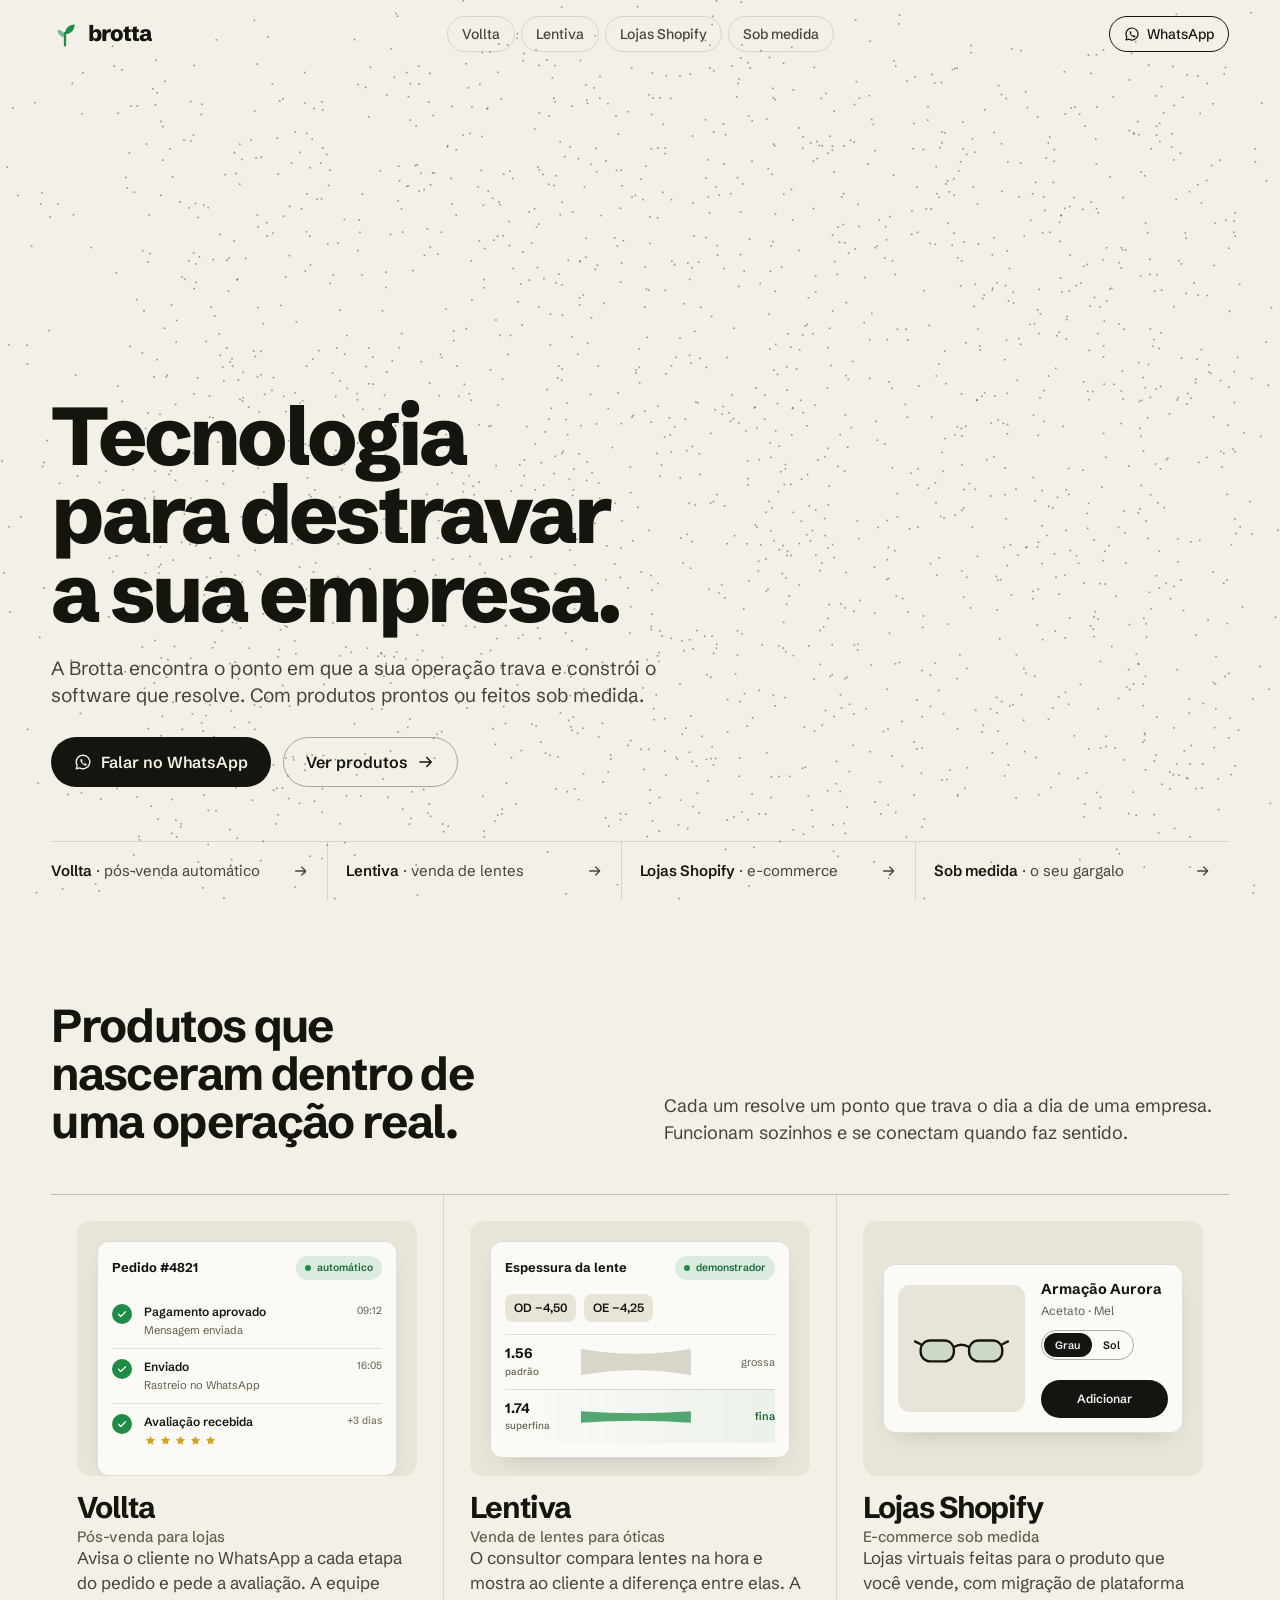
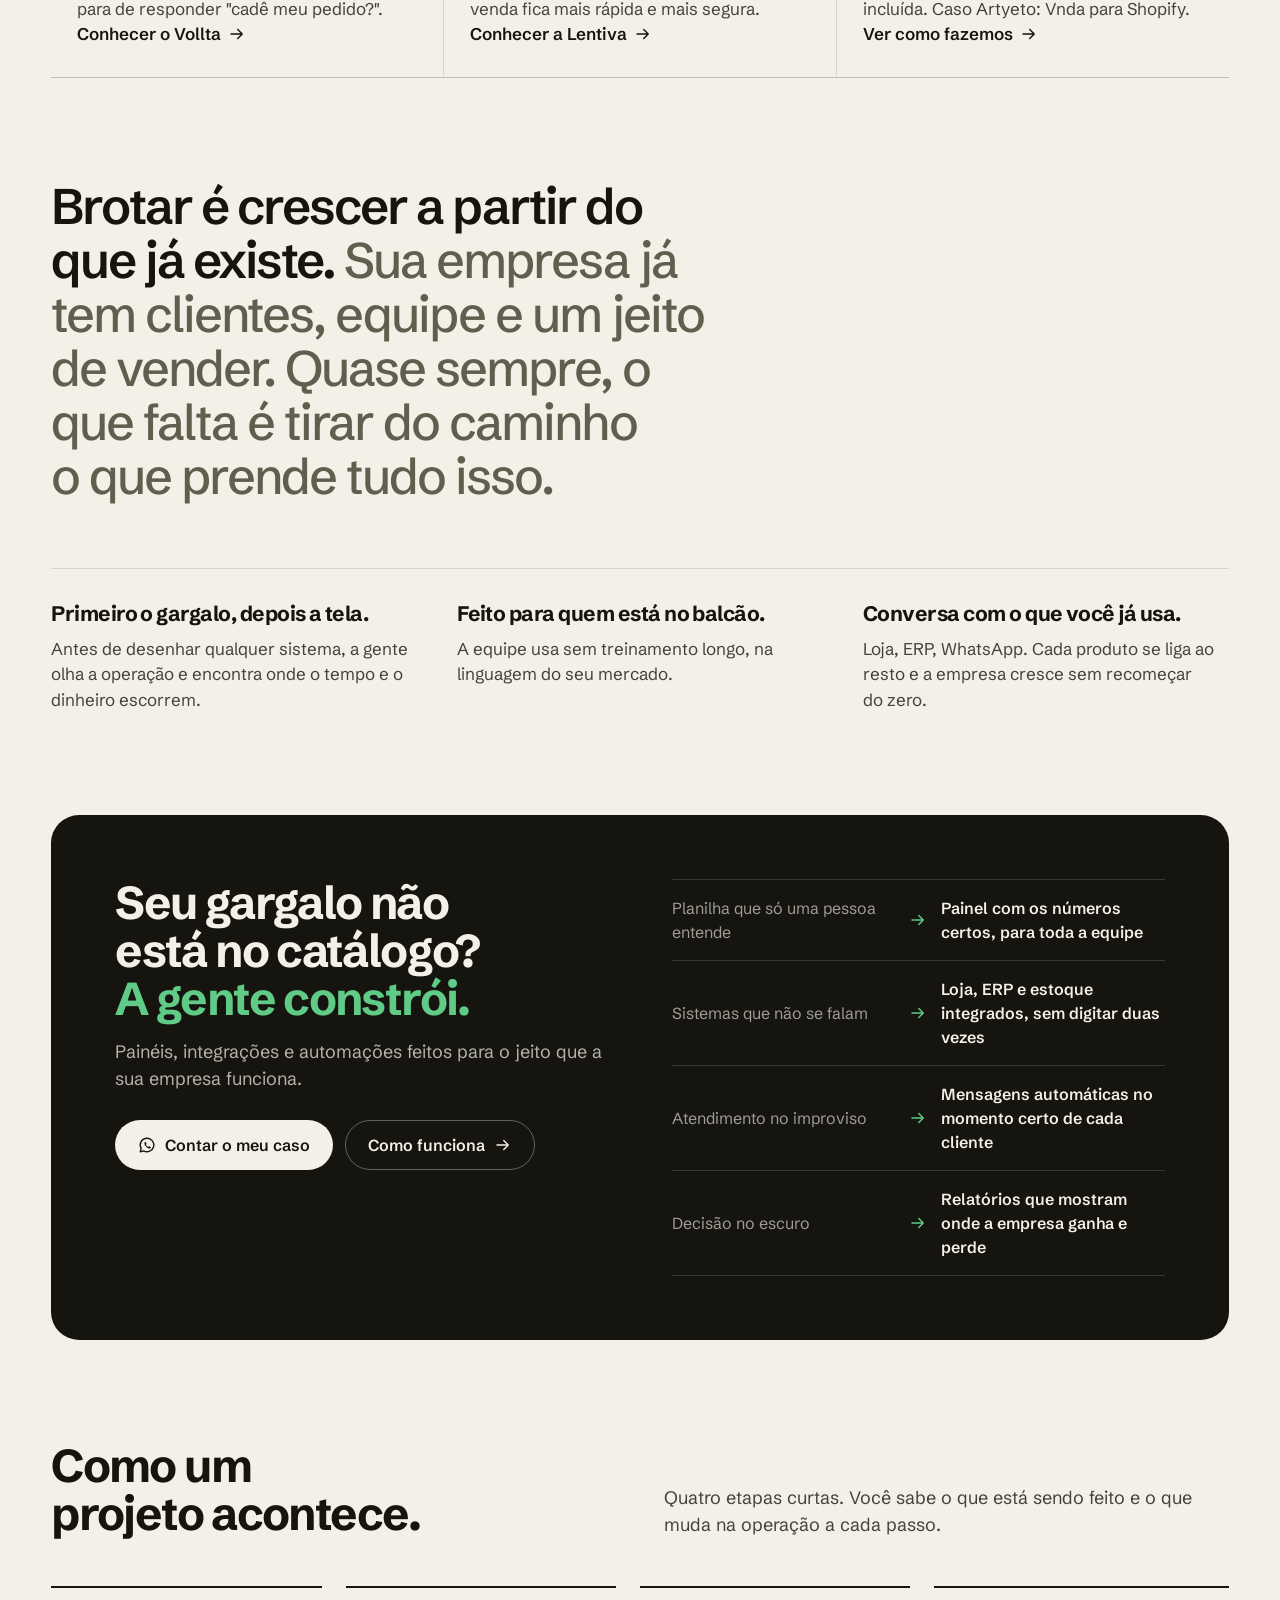
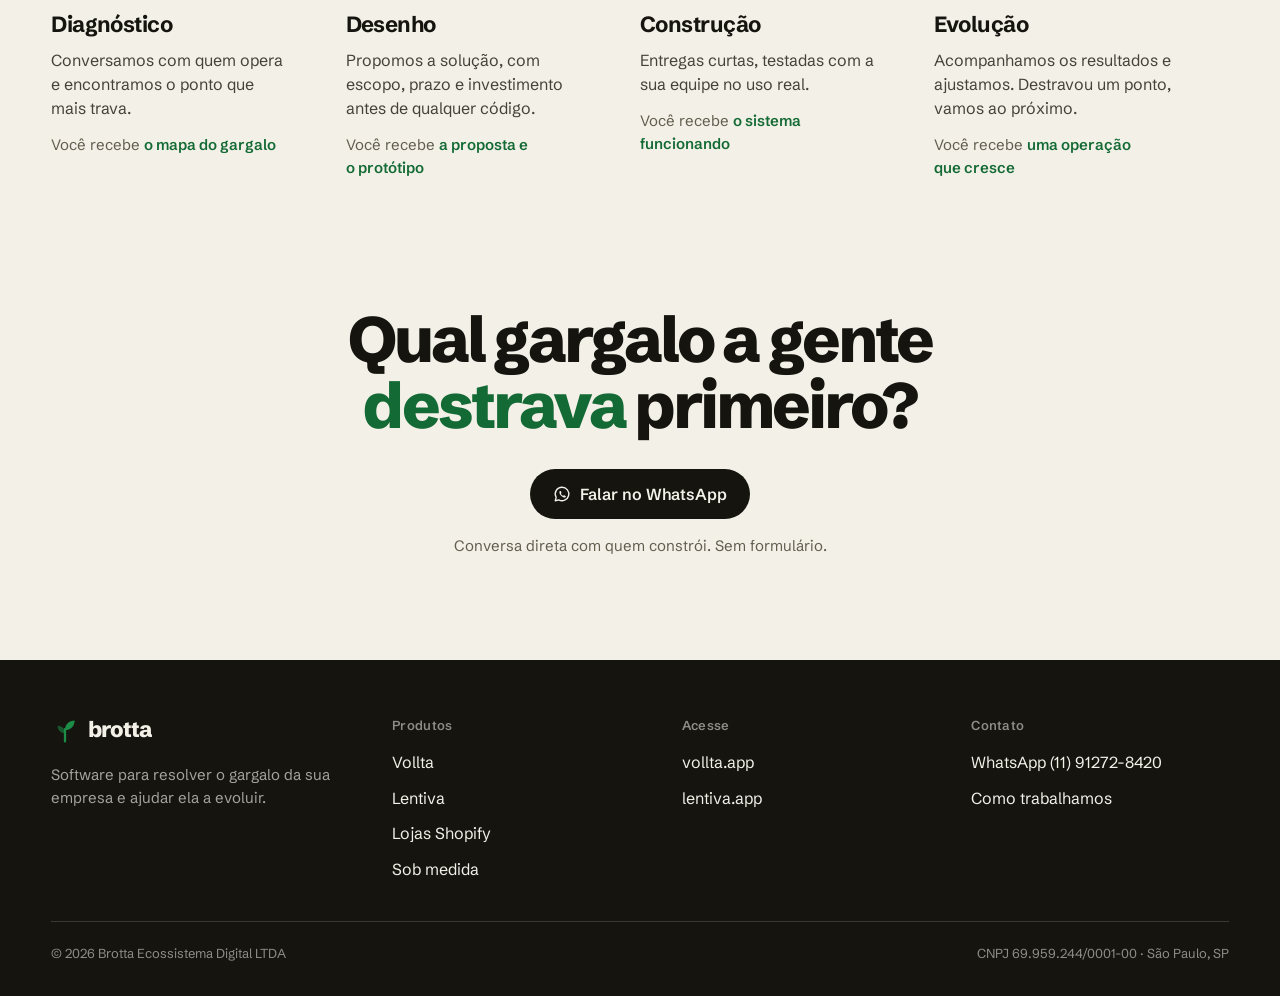
<file: index.html>
<!doctype html>
<html lang="pt-BR">
<head>
<meta charset="utf-8">
<meta name="viewport" content="width=device-width, initial-scale=1, viewport-fit=cover">
<title>Brotta · Tecnologia para destravar a sua empresa</title>
<meta name="description" content="A Brotta encontra o gargalo da sua operação e constrói o software que resolve. Vollta, Lentiva, lojas Shopify e sistemas sob medida.">
<meta name="theme-color" content="#F3F0E8">
<meta property="og:title" content="Brotta · Tecnologia para destravar a sua empresa">
<meta property="og:description" content="Encontramos o gargalo da sua operação e construímos o software que resolve.">
<meta property="og:url" content="https://brotta.online/">
<meta property="og:type" content="website">
<link rel="icon" href="/favicon.svg" type="image/svg+xml">
<link rel="icon" href="/favicon-32.png" sizes="32x32" type="image/png">
<link rel="apple-touch-icon" href="/apple-touch-icon.png">
<link rel="preconnect" href="https://fonts.googleapis.com">
<link rel="preconnect" href="https://fonts.gstatic.com" crossorigin>
<link href="https://fonts.googleapis.com/css2?family=Schibsted+Grotesk:wght@400;500;600;700;800&display=swap" rel="stylesheet">
<link rel="stylesheet" href="/assets/site.css">
</head>
<body>
<svg width="0" height="0" style="position:absolute" aria-hidden="true">
  <symbol id="i-sprout" viewBox="0 0 32 32"><path d="M16 29V15" stroke="currentColor" stroke-width="2.6" stroke-linecap="round" fill="none"/><path d="M16 16c0-6.5 4.6-11 11-11 0 6.4-4.5 11-11 11z" fill="currentColor"/><path d="M16 19.5C16 14.6 12.5 11 7.5 11c0 5 3.6 8.5 8.5 8.5z" fill="currentColor" opacity=".55"/></symbol>
  <symbol id="i-arrow" viewBox="0 0 24 24"><path d="M4 12h15M13 6l6 6-6 6" fill="none" stroke="currentColor" stroke-width="1.9" stroke-linecap="round" stroke-linejoin="round"/></symbol>
  <symbol id="i-wa" viewBox="0 0 24 24"><path d="M12 3a9 9 0 0 0-7.8 13.5L3 21l4.6-1.2A9 9 0 1 0 12 3z" fill="none" stroke="currentColor" stroke-width="1.8" stroke-linejoin="round"/><path d="M8.6 8.4c.2-.5.5-.5.8-.5h.5c.2 0 .4 0 .6.5l.7 1.6c.1.2.1.4 0 .6l-.5.7c-.1.2-.1.4 0 .6.6 1 1.4 1.8 2.4 2.4.2.1.4.1.6 0l.7-.5c.2-.1.4-.1.6 0l1.6.7c.4.2.5.4.5.6v.5c0 .3 0 .6-.5.8-.6.3-1.6.6-2.9 0-1.4-.6-3.4-2.2-4.4-4-.9-1.6-.7-2.5-.4-3z" fill="currentColor"/></symbol>
  <symbol id="i-check" viewBox="0 0 24 24"><path d="M5 12.5l4.5 4.5L19 7.5" fill="none" stroke="currentColor" stroke-width="2.4" stroke-linecap="round" stroke-linejoin="round"/></symbol>
  <symbol id="i-star" viewBox="0 0 24 24"><path d="M12 3.5l2.6 5.4 5.9.8-4.3 4.1 1 5.8L12 16.9l-5.2 2.7 1-5.8-4.3-4.1 5.9-.8z" fill="currentColor"/></symbol>
  <symbol id="i-bars" viewBox="0 0 24 24"><path d="M4 8h16M4 16h16" fill="none" stroke="currentColor" stroke-width="1.9" stroke-linecap="round"/></symbol>
  <symbol id="i-x" viewBox="0 0 24 24"><path d="M6 6l12 12M18 6L6 18" fill="none" stroke="currentColor" stroke-width="1.9" stroke-linecap="round"/></symbol>
</svg>

<header class="nav" id="nav">
  <div class="wrap">
    <a class="logo" href="/" aria-label="Brotta, início"><svg><use href="#i-sprout"/></svg>brotta</a>
    <nav class="pills" aria-label="Produtos">
      <a class="pill" href="/vollta">Vollta</a>
      <a class="pill" href="/lentiva">Lentiva</a>
      <a class="pill" href="/shopify">Lojas Shopify</a>
      <a class="pill" href="/sob-medida">Sob medida</a>
    </nav>
    <div class="nav-right">
      <a class="pill wa wa-link" data-msg="Olá, Brotta! Quero conversar sobre a minha empresa." href="#"><svg><use href="#i-wa"/></svg>WhatsApp</a>
      <button class="menu-btn" id="menuBtn" aria-expanded="false" aria-controls="menu" aria-label="Abrir menu"><svg class="bars"><use href="#i-bars"/></svg><svg class="x"><use href="#i-x"/></svg></button>
    </div>
  </div>
</header>
<nav class="menu" id="menu" aria-label="Menu">
  <a href="/vollta">Vollta <svg><use href="#i-arrow"/></svg></a>
  <a href="/lentiva">Lentiva <svg><use href="#i-arrow"/></svg></a>
  <a href="/shopify">Lojas Shopify <svg><use href="#i-arrow"/></svg></a>
  <a href="/sob-medida">Sob medida <svg><use href="#i-arrow"/></svg></a>
  <a class="btn btn-ink wa-link" data-msg="Olá, Brotta! Quero conversar sobre a minha empresa." href="#"><svg><use href="#i-wa"/></svg> Falar no WhatsApp</a>
</nav>

<main>
<section class="banner" aria-label="Apresentação">
  <canvas id="field" data-mode="sprout" aria-hidden="true"></canvas>
  <div class="wrap">
    <div class="banner-copy">
      <h1 class="rise">Tecnologia para destravar a sua empresa.</h1>
      <p class="lede rise d1">A Brotta encontra o ponto em que a sua operação trava e constrói o software que resolve. Com produtos prontos ou feitos sob medida.</p>
      <div class="ctas rise d2">
        <a class="btn btn-ink wa-link" data-msg="Olá, Brotta! Quero contar o gargalo da minha empresa." href="#"><svg><use href="#i-wa"/></svg> Falar no WhatsApp</a>
        <a class="btn btn-line" href="#produtos">Ver produtos <svg><use href="#i-arrow"/></svg></a>
      </div>
    </div>
    <nav class="offers" aria-label="O que a Brotta faz">
      <a href="/vollta"><span><b>Vollta</b> · pós-venda automático</span><svg><use href="#i-arrow"/></svg></a>
      <a href="/lentiva"><span><b>Lentiva</b> · venda de lentes</span><svg><use href="#i-arrow"/></svg></a>
      <a href="/shopify"><span><b>Lojas Shopify</b> · e-commerce</span><svg><use href="#i-arrow"/></svg></a>
      <a href="/sob-medida"><span><b>Sob medida</b> · o seu gargalo</span><svg><use href="#i-arrow"/></svg></a>
    </nav>
  </div>
</section>

<section class="sec" id="produtos">
  <div class="wrap">
    <div class="sec-head">
      <h2>Produtos que nasceram dentro de uma operação real.</h2>
      <p>Cada um resolve um ponto que trava o dia a dia de uma empresa. Funcionam sozinhos e se conectam quando faz sentido.</p>
    </div>
    <div class="products">
      <a class="prod" href="/vollta">
        <div class="fig" aria-hidden="true">
          <div class="mock sm">
            <div class="mock-bar"><b>Pedido #4821</b><span class="chip"><i></i>automático</span></div>
            <ol class="steps-m">
              <li><span class="dot"><svg><use href="#i-check"/></svg></span><div><strong>Pagamento aprovado</strong><span>Mensagem enviada</span></div><time>09:12</time></li>
              <li><span class="dot"><svg><use href="#i-check"/></svg></span><div><strong>Enviado</strong><span>Rastreio no WhatsApp</span></div><time>16:05</time></li>
              <li><span class="dot"><svg><use href="#i-check"/></svg></span><div><strong>Avaliação recebida</strong><span class="stars"><svg><use href="#i-star"/></svg><svg><use href="#i-star"/></svg><svg><use href="#i-star"/></svg><svg><use href="#i-star"/></svg><svg><use href="#i-star"/></svg></span></div><time>+3 dias</time></li>
            </ol>
          </div>
        </div>
        <div class="txt">
          <h2>Vollta <small>Pós-venda para lojas</small></h2>
          <p>Avisa o cliente no WhatsApp a cada etapa do pedido e pede a avaliação. A equipe para de responder "cadê meu pedido?".</p>
          <span class="arrow">Conhecer o Vollta <svg><use href="#i-arrow"/></svg></span>
        </div>
      </a>
      <a class="prod" href="/lentiva">
        <div class="fig" aria-hidden="true">
          <div class="mock sm">
            <div class="mock-bar"><b>Espessura da lente</b><span class="chip"><i></i>demonstrador</span></div>
            <div class="rx"><span>OD −4,50</span><span>OE −4,25</span></div>
            <div class="lens-row"><div class="idx">1.56<small>padrão</small></div><div class="edge"><svg viewBox="0 0 300 36" preserveAspectRatio="none"><path d="M0 2 Q150 14 300 2 L300 34 Q150 22 0 34Z" fill="#D9D5C9"/></svg></div><div class="mm">grossa</div></div>
            <div class="lens-row best"><div class="idx">1.74<small>superfina</small></div><div class="edge"><svg viewBox="0 0 300 36" preserveAspectRatio="none"><path d="M0 11 Q150 16 300 11 L300 25 Q150 20 0 25Z" fill="#1C8C47" opacity=".75"/></svg></div><div class="mm">fina</div></div>
          </div>
        </div>
        <div class="txt">
          <h2>Lentiva <small>Venda de lentes para óticas</small></h2>
          <p>O consultor compara lentes na hora e mostra ao cliente a diferença entre elas. A venda fica mais rápida e mais segura.</p>
          <span class="arrow">Conhecer a Lentiva <svg><use href="#i-arrow"/></svg></span>
        </div>
      </a>
      <a class="prod" href="/shopify">
        <div class="fig" aria-hidden="true">
          <div class="mock sm">
            <div class="shop">
              <div class="shop-img"><svg viewBox="0 0 200 80"><g fill="none" stroke="#15140F" stroke-width="5" stroke-linecap="round"><rect x="14" y="22" width="70" height="44" rx="20"/><rect x="116" y="22" width="70" height="44" rx="20"/><path d="M84 36 Q100 26 116 36"/><path d="M14 30 L2 24M186 30 L198 24"/></g><g fill="#1C8C47" opacity=".12"><rect x="17" y="25" width="64" height="38" rx="17"/><rect x="119" y="25" width="64" height="38" rx="17"/></g></svg></div>
              <div><b class="name">Armação Aurora</b><p class="sub">Acetato · Mel</p><div class="seg"><span class="on">Grau</span><span>Sol</span></div><div class="addcart">Adicionar</div></div>
            </div>
          </div>
        </div>
        <div class="txt">
          <h2>Lojas Shopify <small>E-commerce sob medida</small></h2>
          <p>Lojas virtuais feitas para o produto que você vende, com migração de plataforma incluída. Caso Artyeto: Vnda para Shopify.</p>
          <span class="arrow">Ver como fazemos <svg><use href="#i-arrow"/></svg></span>
        </div>
      </a>
    </div>
  </div>
</section>

<section class="sec why" id="por-que" style="padding-top:0">
  <div class="wrap">
    <p class="big">Brotar é crescer a partir do que já existe. <span class="dim">Sua empresa já tem clientes, equipe e um jeito de vender. Quase sempre, o que falta é tirar do caminho o que prende tudo isso.</span></p>
    <div class="beliefs">
      <div><h3>Primeiro o gargalo, depois a tela.</h3><p>Antes de desenhar qualquer sistema, a gente olha a operação e encontra onde o tempo e o dinheiro escorrem.</p></div>
      <div><h3>Feito para quem está no balcão.</h3><p>A equipe usa sem treinamento longo, na linguagem do seu mercado.</p></div>
      <div><h3>Conversa com o que você já usa.</h3><p>Loja, ERP, WhatsApp. Cada produto se liga ao resto e a empresa cresce sem recomeçar do zero.</p></div>
    </div>
  </div>
</section>

<section class="custom" id="sob-medida">
  <div class="wrap">
    <div class="box">
      <div>
        <h2>Seu gargalo não está no catálogo? <em>A gente constrói.</em></h2>
        <p class="lead">Painéis, integrações e automações feitos para o jeito que a sua empresa funciona.</p>
        <div class="ctas">
          <a class="btn btn-paper wa-link" data-msg="Olá, Brotta! Preciso de um sistema sob medida." href="#"><svg><use href="#i-wa"/></svg> Contar o meu caso</a>
          <a class="btn btn-ghost" href="/sob-medida">Como funciona <svg><use href="#i-arrow"/></svg></a>
        </div>
      </div>
      <ul class="jams">
        <li><span class="from">Planilha que só uma pessoa entende</span><svg><use href="#i-arrow"/></svg><span class="to">Painel com os números certos, para toda a equipe</span></li>
        <li><span class="from">Sistemas que não se falam</span><svg><use href="#i-arrow"/></svg><span class="to">Loja, ERP e estoque integrados, sem digitar duas vezes</span></li>
        <li><span class="from">Atendimento no improviso</span><svg><use href="#i-arrow"/></svg><span class="to">Mensagens automáticas no momento certo de cada cliente</span></li>
        <li><span class="from">Decisão no escuro</span><svg><use href="#i-arrow"/></svg><span class="to">Relatórios que mostram onde a empresa ganha e perde</span></li>
      </ul>
    </div>
  </div>
</section>

<section class="sec" id="como" style="padding-top:0">
  <div class="wrap">
    <div class="sec-head">
      <h2>Como um projeto acontece.</h2>
      <p>Quatro etapas curtas. Você sabe o que está sendo feito e o que muda na operação a cada passo.</p>
    </div>
    <ol class="steps">
      <li><h3>Diagnóstico</h3><p>Conversamos com quem opera e encontramos o ponto que mais trava.</p><p class="out">Você recebe <b>o mapa do gargalo</b></p></li>
      <li><h3>Desenho</h3><p>Propomos a solução, com escopo, prazo e investimento antes de qualquer código.</p><p class="out">Você recebe <b>a proposta e o protótipo</b></p></li>
      <li><h3>Construção</h3><p>Entregas curtas, testadas com a sua equipe no uso real.</p><p class="out">Você recebe <b>o sistema funcionando</b></p></li>
      <li><h3>Evolução</h3><p>Acompanhamos os resultados e ajustamos. Destravou um ponto, vamos ao próximo.</p><p class="out">Você recebe <b>uma operação que cresce</b></p></li>
    </ol>
  </div>
</section>

<section class="final">
  <div class="wrap">
    <h2>Qual gargalo a gente <em>destrava</em> primeiro?</h2>
    <div class="ctas">
      <a class="btn btn-ink wa-link" data-msg="Olá, Brotta! Quero destravar a minha empresa." href="#"><svg><use href="#i-wa"/></svg> Falar no WhatsApp</a>
    </div>
    <p class="note">Conversa direta com quem constrói. Sem formulário.</p>
  </div>
</section>
</main>

<footer>
  <div class="wrap">
    <div class="top">
      <div>
        <a class="logo" href="/"><svg><use href="#i-sprout"/></svg>brotta</a>
        <p class="tag">Software para resolver o gargalo da sua empresa e ajudar ela a evoluir.</p>
      </div>
      <div><h4>Produtos</h4><ul><li><a href="/vollta">Vollta</a></li><li><a href="/lentiva">Lentiva</a></li><li><a href="/shopify">Lojas Shopify</a></li><li><a href="/sob-medida">Sob medida</a></li></ul></div>
      <div><h4>Acesse</h4><ul><li><a href="https://vollta.app" target="_blank" rel="noopener">vollta.app</a></li><li><a href="https://lentiva.app" target="_blank" rel="noopener">lentiva.app</a></li></ul></div>
      <div><h4>Contato</h4><ul><li><a class="wa-link" data-msg="Olá, Brotta!" href="#">WhatsApp (11) 91272-8420</a></li><li><a href="/#como">Como trabalhamos</a></li></ul></div>
    </div>
    <div class="legal"><span>© <span id="yr">2026</span> Brotta Ecossistema Digital LTDA</span><span>CNPJ 69.959.244/0001-00 · São Paulo, SP</span></div>
  </div>
</footer>

<a class="wa-float wa-link" id="waFloat" data-msg="Olá, Brotta!" href="#" aria-label="Falar no WhatsApp"><svg><use href="#i-wa"/></svg></a>

<script src="/assets/site.js" defer></script>
<script src="/assets/field.js" defer></script>
</body>
</html>
</file>
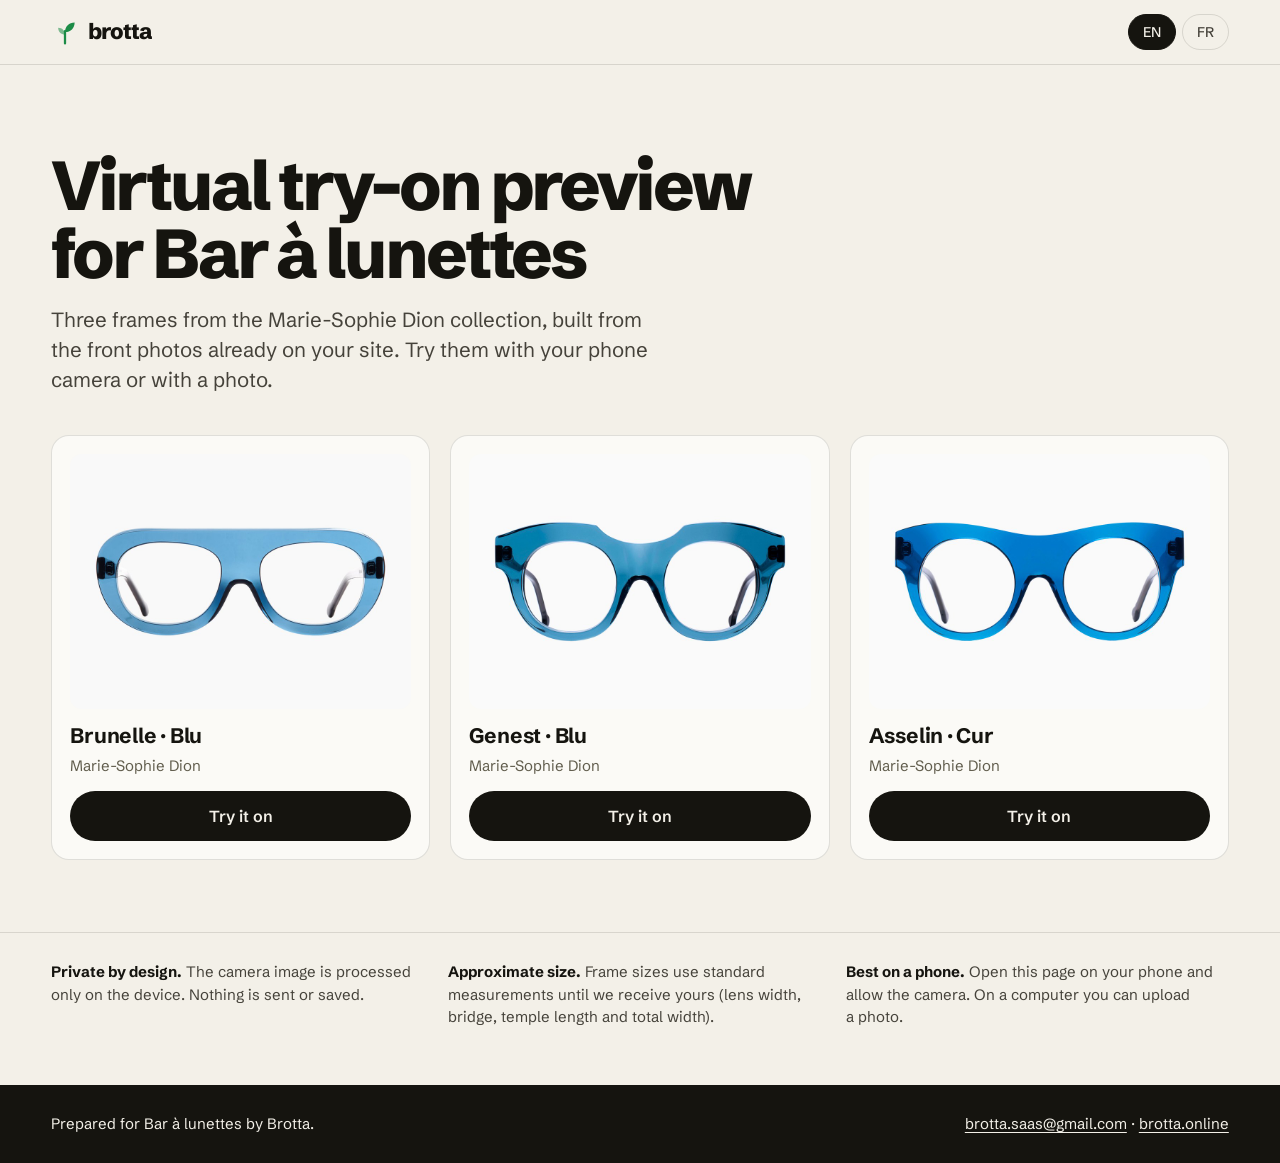
<file: demo/bar-a-lunettes/index.html>
<!doctype html>
<html lang="en">
<head>
<meta charset="utf-8">
<meta name="viewport" content="width=device-width, initial-scale=1, viewport-fit=cover">
<title>Virtual try-on preview for Bar à lunettes | Brotta</title>
<meta name="robots" content="noindex, nofollow">
<meta name="theme-color" content="#F3F0E8">
<link rel="icon" href="/favicon.svg" type="image/svg+xml">
<link rel="icon" href="/favicon-32.png" sizes="32x32" type="image/png">
<link rel="apple-touch-icon" href="/apple-touch-icon.png">
<link rel="preconnect" href="https://fonts.googleapis.com">
<link rel="preconnect" href="https://fonts.gstatic.com" crossorigin>
<link href="https://fonts.googleapis.com/css2?family=Schibsted+Grotesk:wght@400;500;600;700;800&display=swap" rel="stylesheet">
<link rel="stylesheet" href="/assets/site.css">
<style>
  .demo-nav { position: sticky; top: 0; z-index: 10; background: rgba(243,240,232,.9); backdrop-filter: blur(14px); -webkit-backdrop-filter: blur(14px); box-shadow: 0 1px 0 var(--rule); }
  .demo-nav .wrap { height: 64px; display: flex; align-items: center; justify-content: space-between; gap: 12px; }
  .lang { display: flex; gap: 6px; }
  .lang button { height: 36px; padding: 0 14px; border-radius: 999px; border: 1px solid var(--rule); background: transparent; font: 500 14px/1 var(--font); color: var(--ink-2); cursor: pointer; }
  .lang button[aria-pressed="true"] { background: var(--ink); color: var(--paper); border-color: var(--ink); }
  .demo-hero { padding: clamp(40px, 7vw, 88px) 0 clamp(24px, 4vw, 40px); }
  .demo-hero h1 { font: 800 clamp(36px, 5.4vw, 72px)/0.98 var(--font); letter-spacing: -0.045em; margin: 0 0 18px; max-width: 16ch; }
  .demo-hero p { font: 400 clamp(18px, 1.6vw, 21px)/1.45 var(--font); color: var(--ink-2); margin: 0; max-width: 46ch; }
  .frames { display: grid; grid-template-columns: repeat(auto-fit, minmax(260px, 1fr)); gap: 20px; padding-bottom: clamp(40px, 6vw, 72px); }
  .frame { background: var(--sheet); border: 1px solid var(--rule); border-radius: 18px; padding: 18px; display: flex; flex-direction: column; gap: 14px; }
  .frame figure { margin: 0; aspect-ratio: 4 / 3; border-radius: 12px; background: #fff; display: grid; place-items: center; overflow: hidden; }
  .frame img { width: 100%; height: 100%; object-fit: cover; }
  .frame h2 { font: 700 21px/1.2 var(--font); margin: 0; letter-spacing: -0.01em; }
  .frame .sub { font-size: 15px; color: var(--ink-3); margin: -8px 0 0; }
  .frame .btn { justify-content: center; width: 100%; }
  .notes { border-top: 1px solid var(--rule); padding-top: 28px; padding-bottom: 56px; display: grid; gap: 14px; grid-template-columns: repeat(auto-fit, minmax(240px, 1fr)); font-size: 15px; color: var(--ink-2); }
  .notes p { margin: 0; }
  .notes strong { color: var(--ink); }
  .demo-foot { background: var(--ink); color: var(--paper); padding: 28px 0; font-size: 15px; }
  .demo-foot .wrap { display: flex; flex-wrap: wrap; gap: 12px 24px; justify-content: space-between; align-items: center; }
  .demo-foot a { color: var(--paper); text-decoration: underline; text-underline-offset: 3px; }
</style>
</head>
<body>
<svg width="0" height="0" style="position:absolute" aria-hidden="true">
  <symbol id="i-sprout" viewBox="0 0 32 32"><path d="M16 29V15" stroke="currentColor" stroke-width="2.6" stroke-linecap="round" fill="none"/><path d="M16 16c0-6.5 4.6-11 11-11 0 6.4-4.5 11-11 11z" fill="currentColor"/><path d="M16 19c0-4.6-3.3-7.8-7.8-7.8 0 4.5 3.2 7.8 7.8 7.8z" fill="currentColor" opacity=".55"/></symbol>
</svg>

<header class="demo-nav">
  <div class="wrap">
    <a class="logo" href="/" aria-label="Brotta"><svg><use href="#i-sprout"/></svg>brotta</a>
    <div class="lang" role="group" aria-label="Language / Langue">
      <button type="button" data-lang="en" aria-pressed="true">EN</button>
      <button type="button" data-lang="fr" aria-pressed="false">FR</button>
    </div>
  </div>
</header>

<main>
  <section class="demo-hero">
    <div class="wrap">
      <h1 data-t="titulo">Virtual try-on preview for Bar à lunettes</h1>
      <p data-t="lede">Three frames from the Marie-Sophie Dion collection, built from the front photos already on your site. Try them with your phone camera or with a photo.</p>
    </div>
  </section>

  <section class="wrap frames" id="frames"></section>

  <section class="wrap notes">
    <p data-t="nota1"><strong>Private by design.</strong> The camera image is processed only on the device. Nothing is sent or saved.</p>
    <p data-t="nota2"><strong>Approximate size.</strong> Frame sizes use standard measurements until we receive yours (lens width, bridge, temple length and total width).</p>
    <p data-t="nota3"><strong>Best on a phone.</strong> Open this page on your phone and allow the camera. On a computer you can upload a photo.</p>
  </section>
</main>

<footer class="demo-foot">
  <div class="wrap">
    <span data-t="rodape">Prepared for Bar à lunettes by Brotta.</span>
    <span><a href="mailto:brotta.saas@gmail.com">brotta.saas@gmail.com</a> · <a href="https://brotta.online">brotta.online</a></span>
  </div>
</footer>

<script type="module">
  // Medidas provisórias até a loja informar as reais (lente, ponte, haste, largura total, em mm).
  const MEDIDAS = { larguraTotal: 140, lente: 50, ponte: 20, haste: 145, plaquetas: false }; // plaquetas: a ponte de acetato apoia direto no nariz
  // Acetato translúcido (Blu e Cur): quanto da pele aparece pela frente, de 0 (opaco) a 0,9.
  const TRANSLUCIDO = Number(new URLSearchParams(location.search).get('t') ?? 0.2);
  // medidas de cada armação somam-se às MEDIDAS; alturaHaste (mm): a haste genérica fica fina como a real
  const ARMACOES = [
    { id: 1, nome: 'Brunelle', cor: 'Blu', foto: 'img/brunelle-blu.jpg', frente: 'img/brunelle-blu-provador.png', medidas: { alturaHaste: 7 } },
    { id: 2, nome: 'Genest', cor: 'Blu', foto: 'img/genest-blu.jpg', frente: 'img/genest-blu-provador.png', medidas: { alturaHaste: 7 } },
    { id: 3, nome: 'Asselin', cor: 'Cur', foto: 'img/asselin-cur.jpg', frente: 'img/asselin-cur-provador.png', medidas: { alturaHaste: 7 } },
  ];
  const T = {
    en: {
      titulo: 'Virtual try-on preview for Bar à lunettes',
      lede: 'Three frames from the Marie-Sophie Dion collection, built from the front photos already on your site. Try them with your phone camera or with a photo.',
      nota1: '<strong>Private by design.</strong> The camera image is processed only on the device. Nothing is sent or saved.',
      nota2: '<strong>Approximate size.</strong> Frame sizes use standard measurements until we receive yours (lens width, bridge, temple length and total width).',
      nota3: '<strong>Best on a phone.</strong> Open this page on your phone and allow the camera. On a computer you can upload a photo.',
      rodape: 'Prepared for Bar à lunettes by Brotta.', provar: 'Try it on', colecao: 'Marie-Sophie Dion',
    },
    fr: {
      titulo: "Aperçu de l'essayage virtuel pour Bar à lunettes",
      lede: 'Trois montures de la collection Marie-Sophie Dion, préparées à partir des photos de face déjà présentes sur votre site. Essayez-les avec la caméra de votre téléphone ou avec une photo.',
      nota1: "<strong>Confidentiel.</strong> L'image de la caméra est traitée uniquement sur l'appareil. Rien n'est envoyé ni enregistré.",
      nota2: '<strong>Taille approximative.</strong> Les montures utilisent des mesures standards en attendant les vôtres (largeur du verre, pont, longueur des branches et largeur totale).',
      nota3: "<strong>Idéal sur téléphone.</strong> Ouvrez cette page sur votre téléphone et autorisez la caméra. Sur ordinateur, vous pouvez utiliser une photo.",
      rodape: 'Préparé pour Bar à lunettes par Brotta.', provar: 'Essayer', colecao: 'Marie-Sophie Dion',
    },
  };
  let idioma = (new URLSearchParams(location.search).get('lang') || (navigator.language || '').slice(0, 2)) === 'fr' ? 'fr' : 'en';
  let provadorIdioma = null; // o provador fixa o idioma na primeira abertura; trocar depois exige recarregar

  function desenhar() {
    document.documentElement.lang = idioma;
    document.title = T[idioma].titulo + ' | Brotta';
    for (const el of document.querySelectorAll('[data-t]')) el.innerHTML = T[idioma][el.dataset.t];
    for (const b of document.querySelectorAll('[data-lang]')) b.setAttribute('aria-pressed', b.dataset.lang === idioma);
    document.getElementById('frames').replaceChildren(...ARMACOES.map((a) => {
      const art = document.createElement('article');
      art.className = 'frame';
      art.innerHTML = `<figure><img src="${a.foto}" alt="${a.nome} ${a.cor}" loading="lazy"></figure>
        <h2>${a.nome} · ${a.cor}</h2><p class="sub">${T[idioma].colecao}</p>
        <button type="button" class="btn btn-ink" data-provar="${a.id}">${T[idioma].provar}</button>`;
      return art;
    }));
  }

  document.addEventListener('click', async (e) => {
    const lang = e.target.closest('[data-lang]');
    if (lang) {
      idioma = lang.dataset.lang;
      if (provadorIdioma && provadorIdioma !== idioma) { const u = new URL(location.href); u.searchParams.set('lang', idioma); location.href = u; return; }
      desenhar();
      return;
    }
    const botao = e.target.closest('[data-provar]');
    if (!botao) return;
    botao.disabled = true;
    try {
      const m = await import('/demo/provador.js');
      provadorIdioma = provadorIdioma || idioma;
      m.abrirProvador({
        titulo: 'Marie-Sophie Dion', sol: false, idioma: provadorIdioma, medidas: MEDIDAS, translucido: TRANSLUCIDO,
        cores: ARMACOES.map((a) => ({ id: a.id, nome: `${a.nome} ${a.cor}`, frente: a.frente, medidas: a.medidas })),
        inicial: Number(botao.dataset.provar),
      });
    } catch (erro) {
      console.error('Virtual try-on:', erro);
    } finally {
      botao.disabled = false;
    }
  });

  desenhar();
</script>
</body>
</html>
</file>
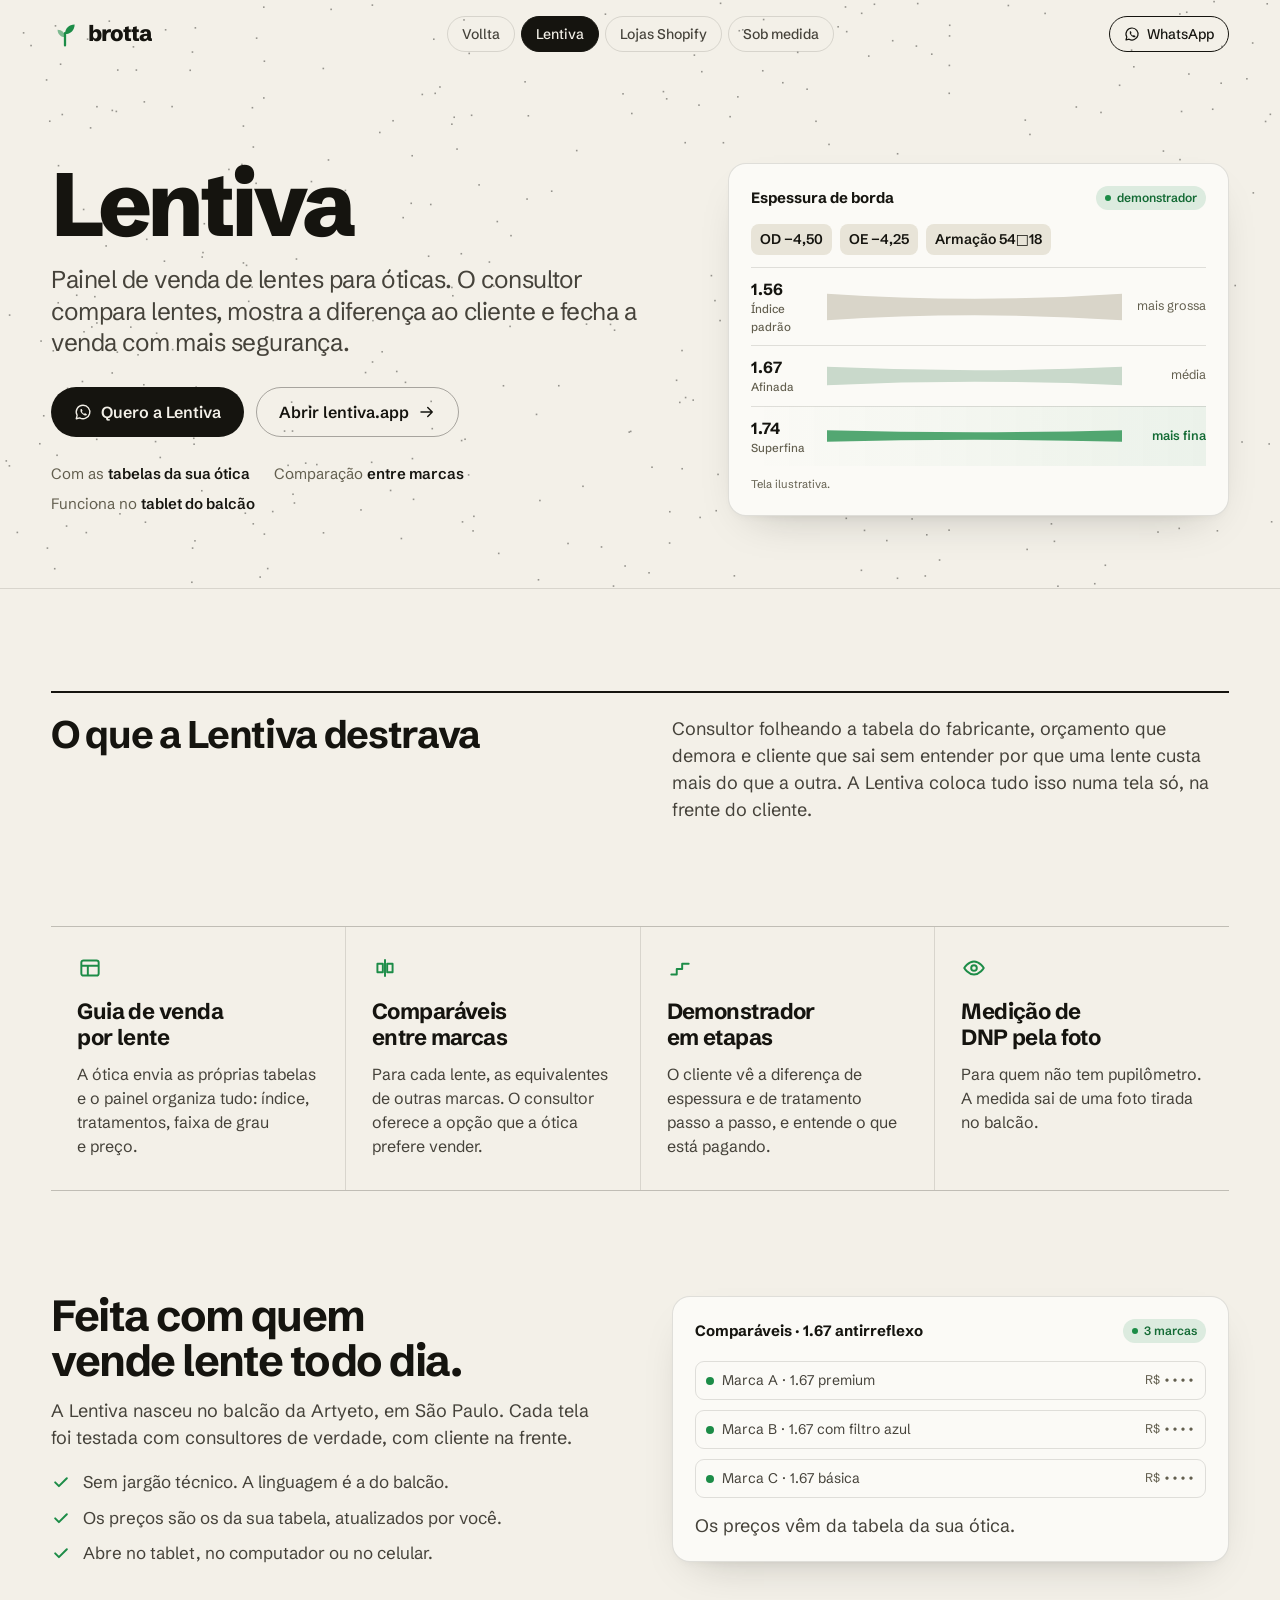
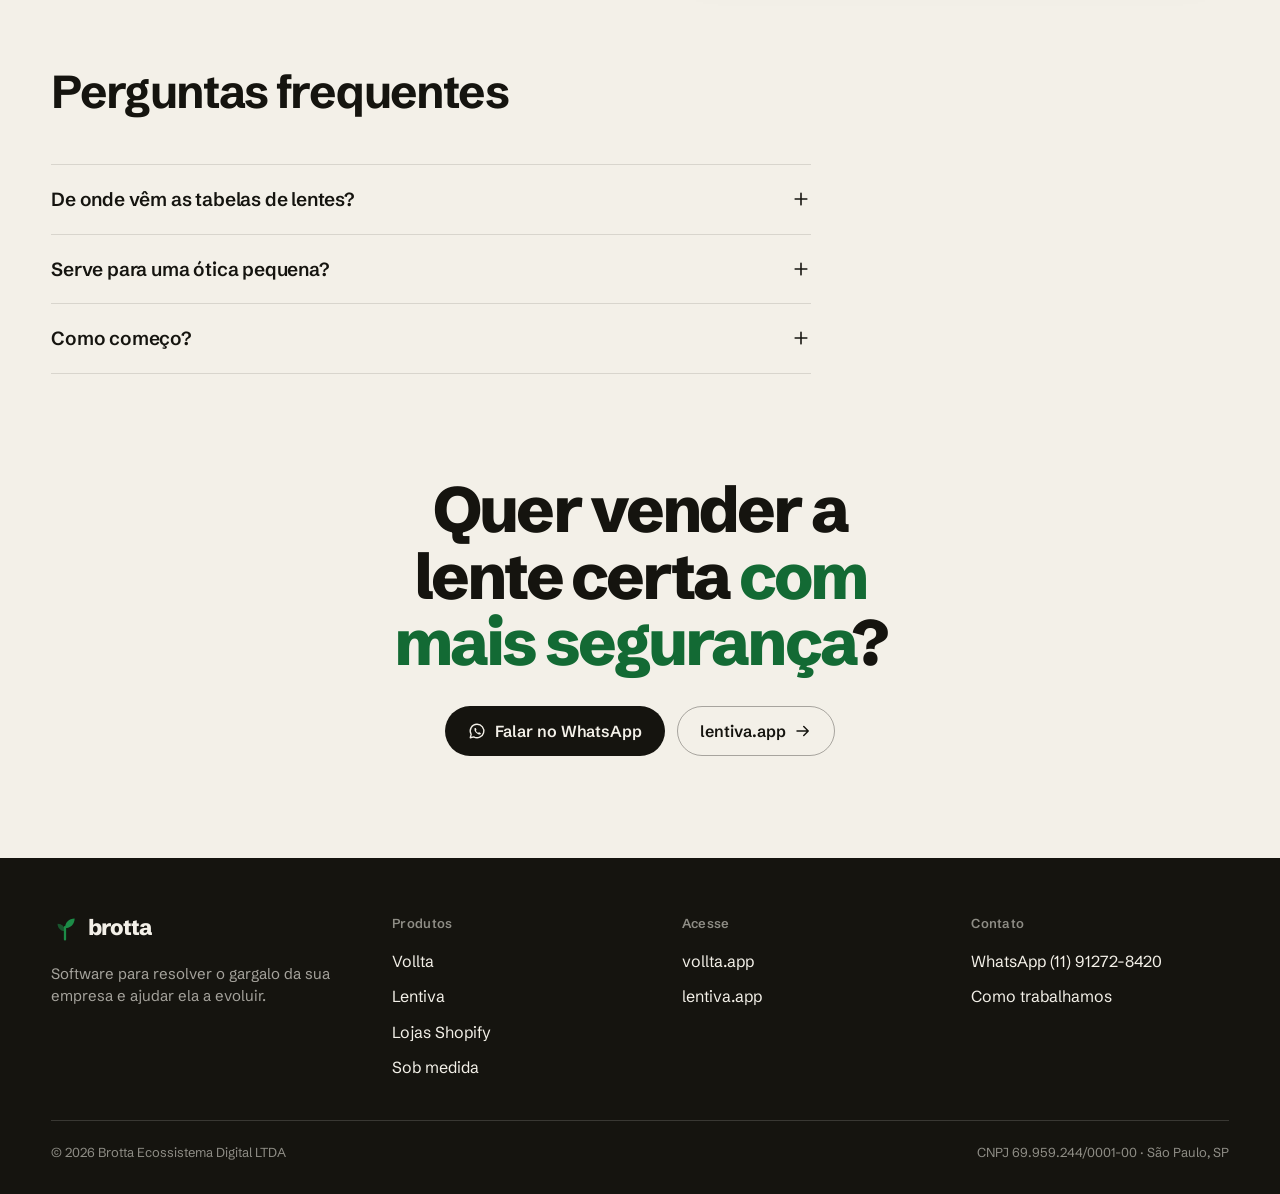
<file: lentiva.html>
<!doctype html>
<html lang="pt-BR">
<head>
<meta charset="utf-8">
<meta name="viewport" content="width=device-width, initial-scale=1, viewport-fit=cover">
<title>Lentiva · Painel de venda de lentes para óticas | Brotta</title>
<meta name="description" content="A Lentiva ajuda o consultor da ótica a comparar lentes, mostrar a diferença ao cliente e vender com mais segurança.">
<meta name="theme-color" content="#F3F0E8">
<meta property="og:title" content="Lentiva · Painel de venda de lentes para óticas">
<meta property="og:description" content="O consultor compara lentes, mostra a diferença ao cliente e fecha a venda com mais segurança.">
<meta property="og:url" content="https://brotta.online/lentiva">
<link rel="icon" href="/favicon.svg" type="image/svg+xml">
<link rel="icon" href="/favicon-32.png" sizes="32x32" type="image/png">
<link rel="apple-touch-icon" href="/apple-touch-icon.png">
<link rel="preconnect" href="https://fonts.googleapis.com">
<link rel="preconnect" href="https://fonts.gstatic.com" crossorigin>
<link href="https://fonts.googleapis.com/css2?family=Schibsted+Grotesk:wght@400;500;600;700;800&display=swap" rel="stylesheet">
<link rel="stylesheet" href="/assets/site.css">
</head>
<body>
<svg width="0" height="0" style="position:absolute" aria-hidden="true">
  <symbol id="i-sprout" viewBox="0 0 32 32"><path d="M16 29V15" stroke="currentColor" stroke-width="2.6" stroke-linecap="round" fill="none"/><path d="M16 16c0-6.5 4.6-11 11-11 0 6.4-4.5 11-11 11z" fill="currentColor"/><path d="M16 19.5C16 14.6 12.5 11 7.5 11c0 5 3.6 8.5 8.5 8.5z" fill="currentColor" opacity=".55"/></symbol>
  <symbol id="i-arrow" viewBox="0 0 24 24"><path d="M4 12h15M13 6l6 6-6 6" fill="none" stroke="currentColor" stroke-width="1.9" stroke-linecap="round" stroke-linejoin="round"/></symbol>
  <symbol id="i-wa" viewBox="0 0 24 24"><path d="M12 3a9 9 0 0 0-7.8 13.5L3 21l4.6-1.2A9 9 0 1 0 12 3z" fill="none" stroke="currentColor" stroke-width="1.8" stroke-linejoin="round"/><path d="M8.6 8.4c.2-.5.5-.5.8-.5h.5c.2 0 .4 0 .6.5l.7 1.6c.1.2.1.4 0 .6l-.5.7c-.1.2-.1.4 0 .6.6 1 1.4 1.8 2.4 2.4.2.1.4.1.6 0l.7-.5c.2-.1.4-.1.6 0l1.6.7c.4.2.5.4.5.6v.5c0 .3 0 .6-.5.8-.6.3-1.6.6-2.9 0-1.4-.6-3.4-2.2-4.4-4-.9-1.6-.7-2.5-.4-3z" fill="currentColor"/></symbol>
  <symbol id="i-check" viewBox="0 0 24 24"><path d="M5 12.5l4.5 4.5L19 7.5" fill="none" stroke="currentColor" stroke-width="2.4" stroke-linecap="round" stroke-linejoin="round"/></symbol>
  <symbol id="i-bars" viewBox="0 0 24 24"><path d="M4 8h16M4 16h16" fill="none" stroke="currentColor" stroke-width="1.9" stroke-linecap="round"/></symbol>
  <symbol id="i-x" viewBox="0 0 24 24"><path d="M6 6l12 12M18 6L6 18" fill="none" stroke="currentColor" stroke-width="1.9" stroke-linecap="round"/></symbol>
  <symbol id="i-plus" viewBox="0 0 24 24"><path d="M12 5v14M5 12h14" fill="none" stroke="currentColor" stroke-width="1.9" stroke-linecap="round"/></symbol>
  <symbol id="i-table" viewBox="0 0 24 24"><rect x="4" y="5" width="16" height="14" rx="2" fill="none" stroke="currentColor" stroke-width="1.8"/><path d="M4 10h16M10 10v9" stroke="currentColor" stroke-width="1.8"/></symbol>
  <symbol id="i-compare" viewBox="0 0 24 24"><path d="M12 4v16M5 8h5v8H5zM14 8h5v8h-5z" fill="none" stroke="currentColor" stroke-width="1.8" stroke-linejoin="round"/></symbol>
  <symbol id="i-steps" viewBox="0 0 24 24"><path d="M4 18h5v-5h5V8h6" fill="none" stroke="currentColor" stroke-width="1.8" stroke-linecap="round" stroke-linejoin="round"/></symbol>
  <symbol id="i-eye" viewBox="0 0 24 24"><path d="M3 12s3.5-6 9-6 9 6 9 6-3.5 6-9 6-9-6-9-6z" fill="none" stroke="currentColor" stroke-width="1.8" stroke-linejoin="round"/><circle cx="12" cy="12" r="2.6" fill="none" stroke="currentColor" stroke-width="1.8"/></symbol>
</svg>

<header class="nav" id="nav">
  <div class="wrap">
    <a class="logo" href="/" aria-label="Brotta, início"><svg><use href="#i-sprout"/></svg>brotta</a>
    <nav class="pills" aria-label="Produtos">
      <a class="pill" href="/vollta">Vollta</a>
      <a class="pill" href="/lentiva" aria-current="page">Lentiva</a>
      <a class="pill" href="/shopify">Lojas Shopify</a>
      <a class="pill" href="/sob-medida">Sob medida</a>
    </nav>
    <div class="nav-right">
      <a class="pill wa wa-link" data-msg="Olá! Tenho uma ótica e quero conhecer a Lentiva." href="#"><svg><use href="#i-wa"/></svg>WhatsApp</a>
      <button class="menu-btn" id="menuBtn" aria-expanded="false" aria-controls="menu" aria-label="Abrir menu"><svg class="bars"><use href="#i-bars"/></svg><svg class="x"><use href="#i-x"/></svg></button>
    </div>
  </div>
</header>
<nav class="menu" id="menu" aria-label="Menu">
  <a href="/vollta">Vollta <svg><use href="#i-arrow"/></svg></a>
  <a href="/lentiva" aria-current="page">Lentiva <svg><use href="#i-arrow"/></svg></a>
  <a href="/shopify">Lojas Shopify <svg><use href="#i-arrow"/></svg></a>
  <a href="/sob-medida">Sob medida <svg><use href="#i-arrow"/></svg></a>
  <a class="btn btn-ink wa-link" data-msg="Olá! Tenho uma ótica e quero conhecer a Lentiva." href="#"><svg><use href="#i-wa"/></svg> Falar no WhatsApp</a>
</nav>

<main>
<section class="p-hero">
  <canvas id="field" data-mode="drift" aria-hidden="true"></canvas>
  <div class="wrap grid">
    <div>
      <h1>Lentiva</h1>
      <p class="what">Painel de venda de lentes para óticas. O consultor compara lentes, mostra a diferença ao cliente e fecha a venda com mais segurança.</p>
      <div class="ctas">
        <a class="btn btn-ink wa-link" data-msg="Olá! Tenho uma ótica e quero conhecer a Lentiva." href="#"><svg><use href="#i-wa"/></svg> Quero a Lentiva</a>
        <a class="btn btn-line" href="https://lentiva.app" target="_blank" rel="noopener">Abrir lentiva.app <svg><use href="#i-arrow"/></svg></a>
      </div>
      <p class="meta"><span>Com as <b>tabelas da sua ótica</b></span><span>Comparação <b>entre marcas</b></span><span>Funciona no <b>tablet do balcão</b></span></p>
    </div>
    <div class="mock" aria-hidden="true">
      <div class="mock-bar"><b>Espessura de borda</b><span class="chip"><i></i>demonstrador</span></div>
      <div class="rx"><span>OD −4,50</span><span>OE −4,25</span><span>Armação 54□18</span></div>
      <div class="lens-row"><div class="idx">1.56<small>Índice padrão</small></div><div class="edge"><svg viewBox="0 0 300 36" preserveAspectRatio="none"><path d="M0 2 Q150 14 300 2 L300 34 Q150 22 0 34Z" fill="#D9D5C9"/></svg></div><div class="mm">mais grossa</div></div>
      <div class="lens-row"><div class="idx">1.67<small>Afinada</small></div><div class="edge"><svg viewBox="0 0 300 36" preserveAspectRatio="none"><path d="M0 7 Q150 15 300 7 L300 29 Q150 21 0 29Z" fill="#C9D9CB"/></svg></div><div class="mm">média</div></div>
      <div class="lens-row best"><div class="idx">1.74<small>Superfina</small></div><div class="edge"><svg viewBox="0 0 300 36" preserveAspectRatio="none"><path d="M0 11 Q150 16 300 11 L300 25 Q150 20 0 25Z" fill="#1C8C47" opacity=".75"/></svg></div><div class="mm">mais fina</div></div>
      <p class="fine">Tela ilustrativa.</p>
    </div>
  </div>
</section>

<section class="sec">
  <div class="wrap">
    <div class="jam">
      <h2>O que a Lentiva destrava</h2>
      <p>Consultor folheando a tabela do fabricante, orçamento que demora e cliente que sai sem entender por que uma lente custa mais do que a outra. A Lentiva coloca tudo isso numa tela só, na frente do cliente.</p>
    </div>
  </div>
</section>

<section class="sec" style="padding-top:0">
  <div class="wrap">
    <div class="feats four">
      <div><svg><use href="#i-table"/></svg><h3>Guia de venda por lente</h3><p>A ótica envia as próprias tabelas e o painel organiza tudo: índice, tratamentos, faixa de grau e preço.</p></div>
      <div><svg><use href="#i-compare"/></svg><h3>Comparáveis entre marcas</h3><p>Para cada lente, as equivalentes de outras marcas. O consultor oferece a opção que a ótica prefere vender.</p></div>
      <div><svg><use href="#i-steps"/></svg><h3>Demonstrador em etapas</h3><p>O cliente vê a diferença de espessura e de tratamento passo a passo, e entende o que está pagando.</p></div>
      <div><svg><use href="#i-eye"/></svg><h3>Medição de DNP pela foto</h3><p>Para quem não tem pupilômetro. A medida sai de uma foto tirada no balcão.</p></div>
    </div>
  </div>
</section>

<section class="sec" style="padding-top:0">
  <div class="wrap">
    <div class="showcase flip">
      <div class="mock" aria-hidden="true">
        <div class="mock-bar"><b>Comparáveis · 1.67 antirreflexo</b><span class="chip"><i></i>3 marcas</span></div>
        <ul class="flow">
          <li><i></i>Marca A · 1.67 premium<span>R$ ••••</span></li>
          <li><i></i>Marca B · 1.67 com filtro azul<span>R$ ••••</span></li>
          <li><i></i>Marca C · 1.67 básica<span>R$ ••••</span></li>
        </ul>
        <p class="fine">Os preços vêm da tabela da sua ótica.</p>
      </div>
      <div>
        <h2>Feita com quem vende lente todo dia.</h2>
        <p>A Lentiva nasceu no balcão da Artyeto, em São Paulo. Cada tela foi testada com consultores de verdade, com cliente na frente.</p>
        <ul>
          <li><svg><use href="#i-check"/></svg>Sem jargão técnico. A linguagem é a do balcão.</li>
          <li><svg><use href="#i-check"/></svg>Os preços são os da sua tabela, atualizados por você.</li>
          <li><svg><use href="#i-check"/></svg>Abre no tablet, no computador ou no celular.</li>
        </ul>
      </div>
    </div>
  </div>
</section>

<section class="sec" style="padding-top:0">
  <div class="wrap">
    <div class="sec-head"><h2>Perguntas frequentes</h2></div>
    <div class="faq">
      <details><summary>De onde vêm as tabelas de lentes?<svg><use href="#i-plus"/></svg></summary><p>Da sua ótica. Você envia as tabelas que já usa com os seus fornecedores e a Lentiva organiza tudo no painel.</p></details>
      <details><summary>Serve para uma ótica pequena?<svg><use href="#i-plus"/></svg></summary><p>Sim. Foi pensada para a ótica de bairro, com um ou dois consultores, e funciona em qualquer tablet ou computador.</p></details>
      <details><summary>Como começo?<svg><use href="#i-plus"/></svg></summary><p>Chame no WhatsApp. A gente carrega as suas tabelas, treina a equipe em uma conversa e acompanha as primeiras vendas.</p></details>
    </div>
  </div>
</section>

<section class="final">
  <div class="wrap">
    <h2>Quer vender a lente certa <em>com mais segurança</em>?</h2>
    <div class="ctas">
      <a class="btn btn-ink wa-link" data-msg="Olá! Tenho uma ótica e quero conhecer a Lentiva." href="#"><svg><use href="#i-wa"/></svg> Falar no WhatsApp</a>
      <a class="btn btn-line" href="https://lentiva.app" target="_blank" rel="noopener">lentiva.app <svg><use href="#i-arrow"/></svg></a>
    </div>
  </div>
</section>
</main>

<footer>
  <div class="wrap">
    <div class="top">
      <div>
        <a class="logo" href="/"><svg><use href="#i-sprout"/></svg>brotta</a>
        <p class="tag">Software para resolver o gargalo da sua empresa e ajudar ela a evoluir.</p>
      </div>
      <div><h4>Produtos</h4><ul><li><a href="/vollta">Vollta</a></li><li><a href="/lentiva">Lentiva</a></li><li><a href="/shopify">Lojas Shopify</a></li><li><a href="/sob-medida">Sob medida</a></li></ul></div>
      <div><h4>Acesse</h4><ul><li><a href="https://vollta.app" target="_blank" rel="noopener">vollta.app</a></li><li><a href="https://lentiva.app" target="_blank" rel="noopener">lentiva.app</a></li></ul></div>
      <div><h4>Contato</h4><ul><li><a class="wa-link" data-msg="Olá, Brotta!" href="#">WhatsApp (11) 91272-8420</a></li><li><a href="/#como">Como trabalhamos</a></li></ul></div>
    </div>
    <div class="legal"><span>© <span id="yr">2026</span> Brotta Ecossistema Digital LTDA</span><span>CNPJ 69.959.244/0001-00 · São Paulo, SP</span></div>
  </div>
</footer>

<a class="wa-float wa-link" id="waFloat" data-msg="Olá! Tenho uma ótica e quero conhecer a Lentiva." href="#" aria-label="Falar no WhatsApp"><svg><use href="#i-wa"/></svg></a>
<script src="/assets/site.js" defer></script>
<script src="/assets/field.js" defer></script>
</body>
</html>
</file>
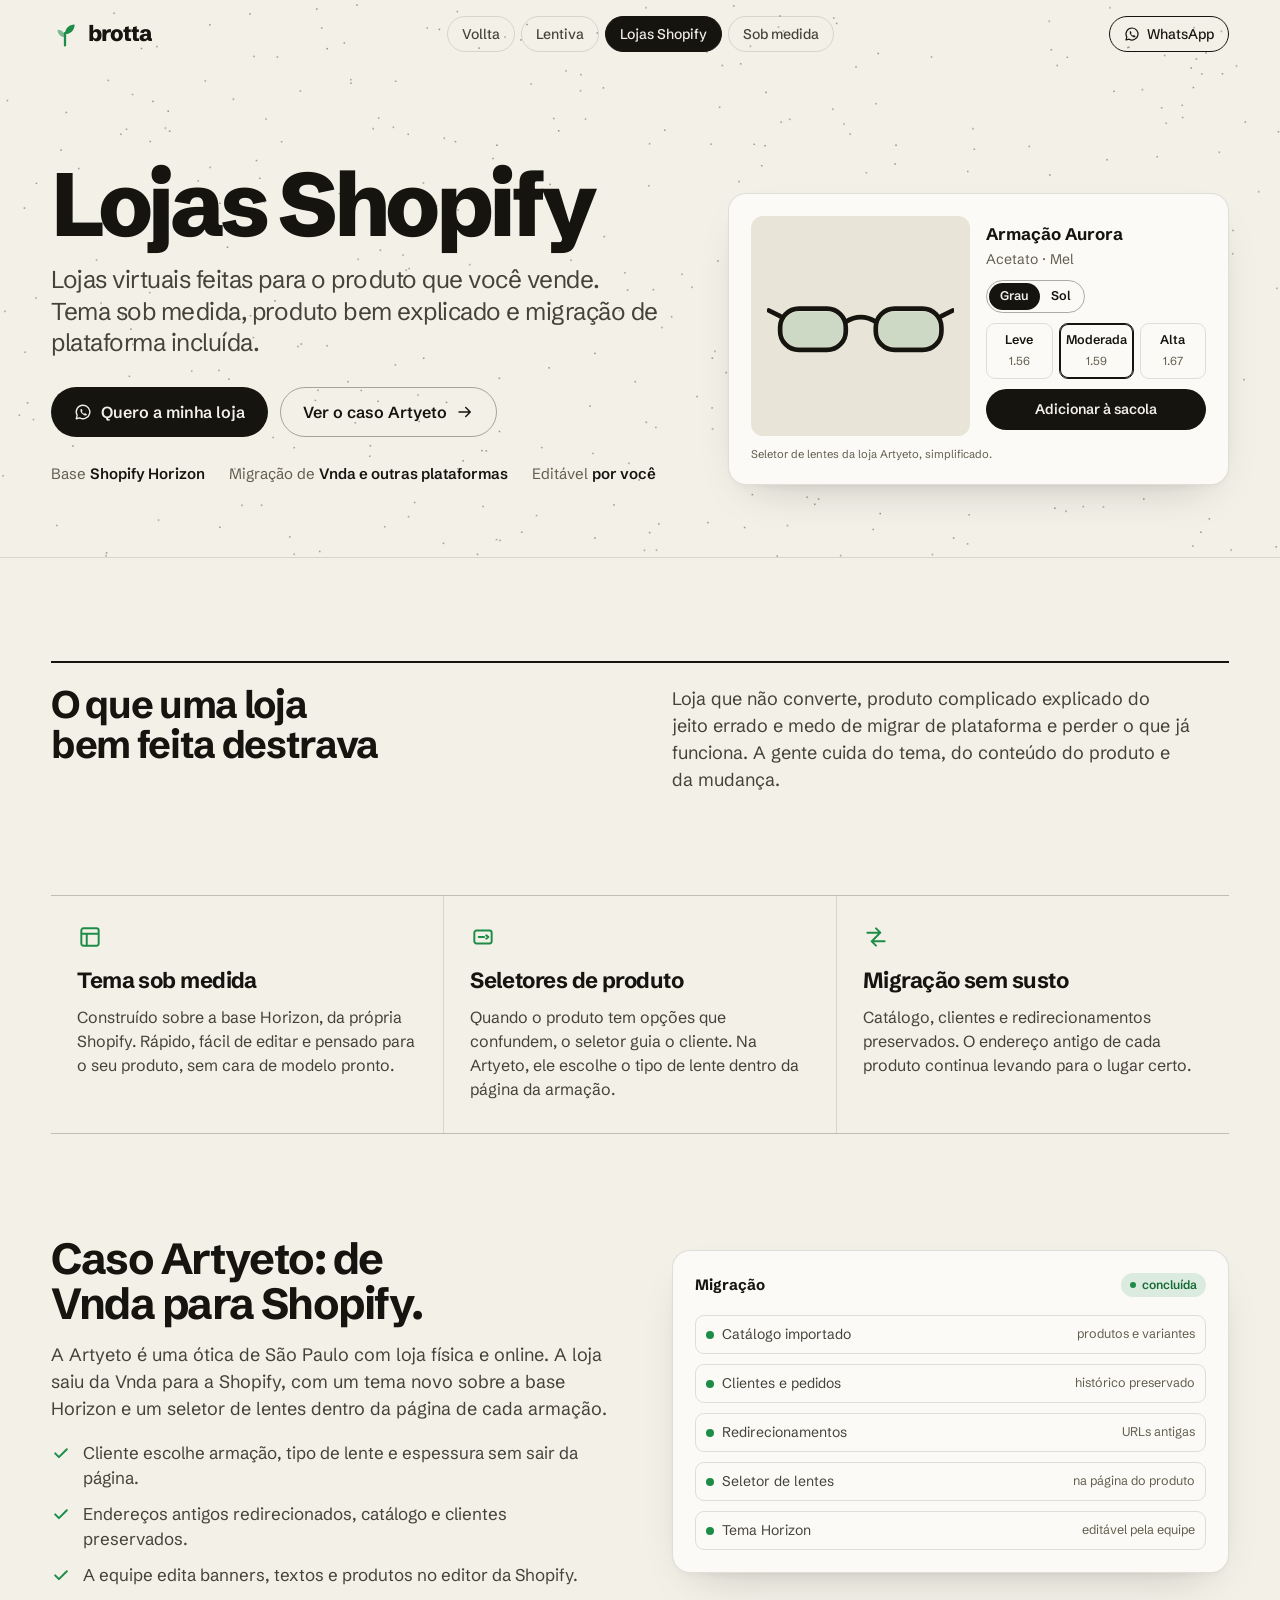
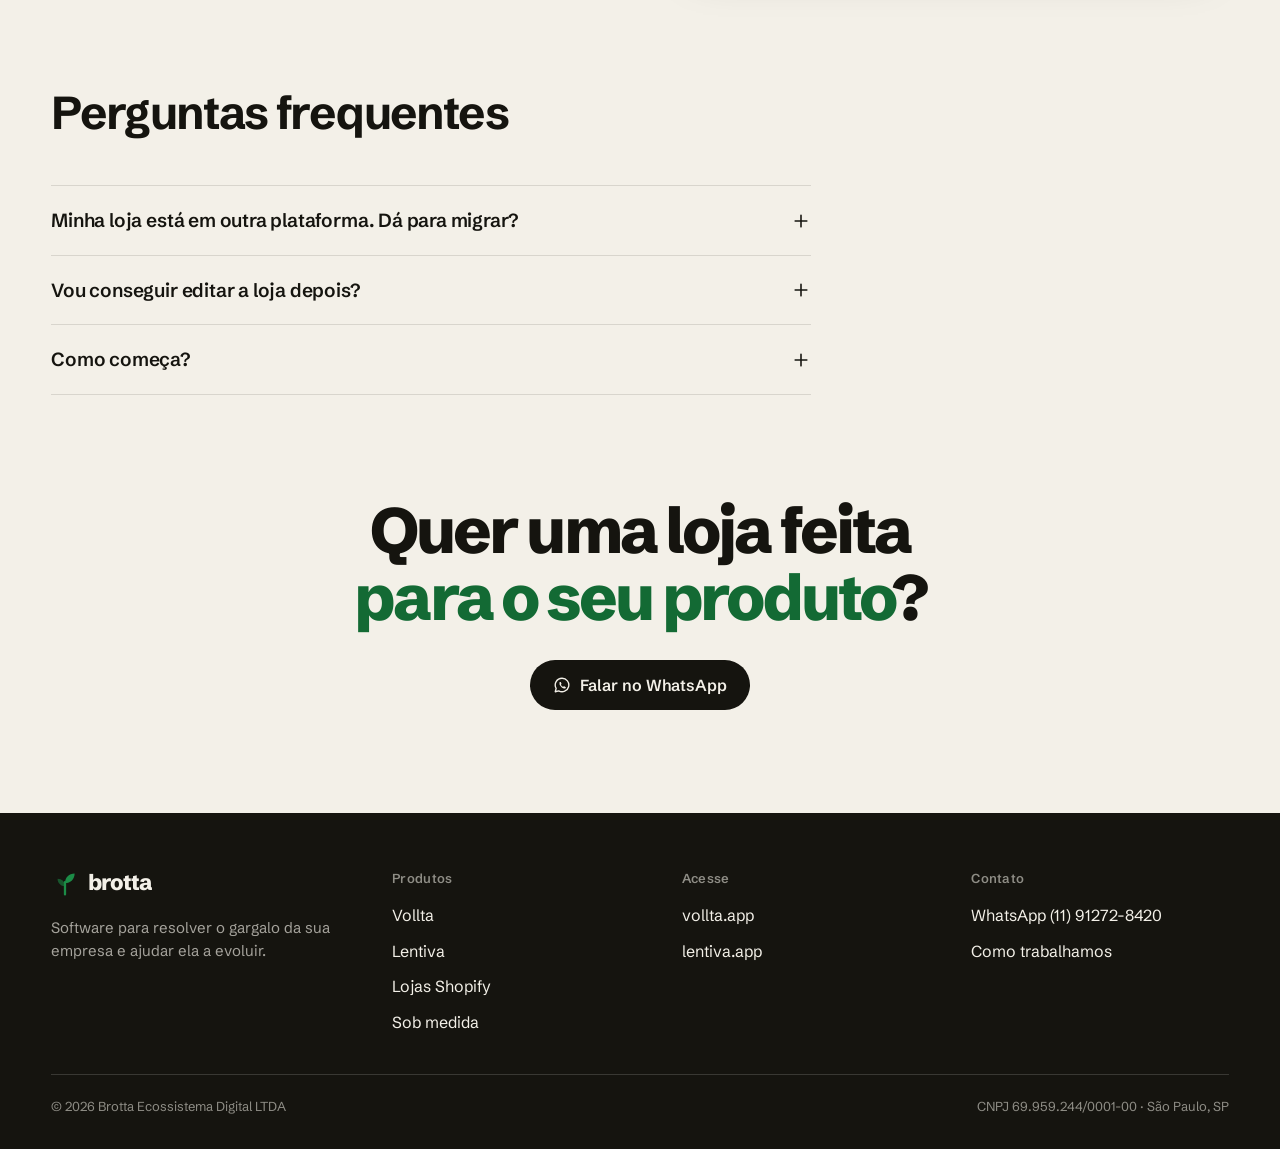
<file: shopify.html>
<!doctype html>
<html lang="pt-BR">
<head>
<meta charset="utf-8">
<meta name="viewport" content="width=device-width, initial-scale=1, viewport-fit=cover">
<title>Lojas Shopify sob medida | Brotta</title>
<meta name="description" content="Lojas Shopify feitas para o produto que você vende, com migração de plataforma incluída. Caso Artyeto: de Vnda para Shopify, com seletor de lentes.">
<meta name="theme-color" content="#F3F0E8">
<meta property="og:title" content="Lojas Shopify sob medida · Brotta">
<meta property="og:description" content="Lojas virtuais feitas para o produto que você vende, com migração de plataforma incluída.">
<meta property="og:url" content="https://brotta.online/shopify">
<link rel="icon" href="/favicon.svg" type="image/svg+xml">
<link rel="icon" href="/favicon-32.png" sizes="32x32" type="image/png">
<link rel="apple-touch-icon" href="/apple-touch-icon.png">
<link rel="preconnect" href="https://fonts.googleapis.com">
<link rel="preconnect" href="https://fonts.gstatic.com" crossorigin>
<link href="https://fonts.googleapis.com/css2?family=Schibsted+Grotesk:wght@400;500;600;700;800&display=swap" rel="stylesheet">
<link rel="stylesheet" href="/assets/site.css">
</head>
<body>
<svg width="0" height="0" style="position:absolute" aria-hidden="true">
  <symbol id="i-sprout" viewBox="0 0 32 32"><path d="M16 29V15" stroke="currentColor" stroke-width="2.6" stroke-linecap="round" fill="none"/><path d="M16 16c0-6.5 4.6-11 11-11 0 6.4-4.5 11-11 11z" fill="currentColor"/><path d="M16 19.5C16 14.6 12.5 11 7.5 11c0 5 3.6 8.5 8.5 8.5z" fill="currentColor" opacity=".55"/></symbol>
  <symbol id="i-arrow" viewBox="0 0 24 24"><path d="M4 12h15M13 6l6 6-6 6" fill="none" stroke="currentColor" stroke-width="1.9" stroke-linecap="round" stroke-linejoin="round"/></symbol>
  <symbol id="i-wa" viewBox="0 0 24 24"><path d="M12 3a9 9 0 0 0-7.8 13.5L3 21l4.6-1.2A9 9 0 1 0 12 3z" fill="none" stroke="currentColor" stroke-width="1.8" stroke-linejoin="round"/><path d="M8.6 8.4c.2-.5.5-.5.8-.5h.5c.2 0 .4 0 .6.5l.7 1.6c.1.2.1.4 0 .6l-.5.7c-.1.2-.1.4 0 .6.6 1 1.4 1.8 2.4 2.4.2.1.4.1.6 0l.7-.5c.2-.1.4-.1.6 0l1.6.7c.4.2.5.4.5.6v.5c0 .3 0 .6-.5.8-.6.3-1.6.6-2.9 0-1.4-.6-3.4-2.2-4.4-4-.9-1.6-.7-2.5-.4-3z" fill="currentColor"/></symbol>
  <symbol id="i-check" viewBox="0 0 24 24"><path d="M5 12.5l4.5 4.5L19 7.5" fill="none" stroke="currentColor" stroke-width="2.4" stroke-linecap="round" stroke-linejoin="round"/></symbol>
  <symbol id="i-bars" viewBox="0 0 24 24"><path d="M4 8h16M4 16h16" fill="none" stroke="currentColor" stroke-width="1.9" stroke-linecap="round"/></symbol>
  <symbol id="i-x" viewBox="0 0 24 24"><path d="M6 6l12 12M18 6L6 18" fill="none" stroke="currentColor" stroke-width="1.9" stroke-linecap="round"/></symbol>
  <symbol id="i-plus" viewBox="0 0 24 24"><path d="M12 5v14M5 12h14" fill="none" stroke="currentColor" stroke-width="1.9" stroke-linecap="round"/></symbol>
  <symbol id="i-layout" viewBox="0 0 24 24"><rect x="4" y="4" width="16" height="16" rx="2" fill="none" stroke="currentColor" stroke-width="1.8"/><path d="M4 9h16M9 9v11" stroke="currentColor" stroke-width="1.8"/></symbol>
  <symbol id="i-select" viewBox="0 0 24 24"><rect x="4" y="6" width="16" height="12" rx="2" fill="none" stroke="currentColor" stroke-width="1.8"/><path d="M8 12h5M15 10.5l2 1.5-2 1.5" fill="none" stroke="currentColor" stroke-width="1.8" stroke-linecap="round" stroke-linejoin="round"/></symbol>
  <symbol id="i-move" viewBox="0 0 24 24"><path d="M4 8h12M12 4l4 4-4 4M20 16H8M12 12l-4 4 4 4" fill="none" stroke="currentColor" stroke-width="1.8" stroke-linecap="round" stroke-linejoin="round"/></symbol>
</svg>

<header class="nav" id="nav">
  <div class="wrap">
    <a class="logo" href="/" aria-label="Brotta, início"><svg><use href="#i-sprout"/></svg>brotta</a>
    <nav class="pills" aria-label="Produtos">
      <a class="pill" href="/vollta">Vollta</a>
      <a class="pill" href="/lentiva">Lentiva</a>
      <a class="pill" href="/shopify" aria-current="page">Lojas Shopify</a>
      <a class="pill" href="/sob-medida">Sob medida</a>
    </nav>
    <div class="nav-right">
      <a class="pill wa wa-link" data-msg="Olá! Quero uma loja Shopify feita pela Brotta." href="#"><svg><use href="#i-wa"/></svg>WhatsApp</a>
      <button class="menu-btn" id="menuBtn" aria-expanded="false" aria-controls="menu" aria-label="Abrir menu"><svg class="bars"><use href="#i-bars"/></svg><svg class="x"><use href="#i-x"/></svg></button>
    </div>
  </div>
</header>
<nav class="menu" id="menu" aria-label="Menu">
  <a href="/vollta">Vollta <svg><use href="#i-arrow"/></svg></a>
  <a href="/lentiva">Lentiva <svg><use href="#i-arrow"/></svg></a>
  <a href="/shopify" aria-current="page">Lojas Shopify <svg><use href="#i-arrow"/></svg></a>
  <a href="/sob-medida">Sob medida <svg><use href="#i-arrow"/></svg></a>
  <a class="btn btn-ink wa-link" data-msg="Olá! Quero uma loja Shopify feita pela Brotta." href="#"><svg><use href="#i-wa"/></svg> Falar no WhatsApp</a>
</nav>

<main>
<section class="p-hero">
  <canvas id="field" data-mode="drift" aria-hidden="true"></canvas>
  <div class="wrap grid">
    <div>
      <h1>Lojas Shopify</h1>
      <p class="what">Lojas virtuais feitas para o produto que você vende. Tema sob medida, produto bem explicado e migração de plataforma incluída.</p>
      <div class="ctas">
        <a class="btn btn-ink wa-link" data-msg="Olá! Quero uma loja Shopify feita pela Brotta." href="#"><svg><use href="#i-wa"/></svg> Quero a minha loja</a>
        <a class="btn btn-line" href="#caso">Ver o caso Artyeto <svg><use href="#i-arrow"/></svg></a>
      </div>
      <p class="meta"><span>Base <b>Shopify Horizon</b></span><span>Migração de <b>Vnda e outras plataformas</b></span><span>Editável <b>por você</b></span></p>
    </div>
    <div class="mock" aria-hidden="true">
      <div class="shop">
        <div class="shop-img"><svg viewBox="0 0 200 80"><g fill="none" stroke="#15140F" stroke-width="5" stroke-linecap="round"><rect x="14" y="22" width="70" height="44" rx="20"/><rect x="116" y="22" width="70" height="44" rx="20"/><path d="M84 36 Q100 26 116 36"/><path d="M14 30 L2 24M186 30 L198 24"/></g><g fill="#1C8C47" opacity=".12"><rect x="17" y="25" width="64" height="38" rx="17"/><rect x="119" y="25" width="64" height="38" rx="17"/></g></svg></div>
        <div>
          <b class="name">Armação Aurora</b>
          <p class="sub">Acetato · Mel</p>
          <div class="seg"><span class="on">Grau</span><span>Sol</span></div>
          <div class="opts"><div class="opt"><span>Leve</span><small>1.56</small></div><div class="opt on"><span>Moderada</span><small>1.59</small></div><div class="opt"><span>Alta</span><small>1.67</small></div></div>
          <div class="addcart">Adicionar à sacola</div>
        </div>
      </div>
      <p class="fine">Seletor de lentes da loja Artyeto, simplificado.</p>
    </div>
  </div>
</section>

<section class="sec">
  <div class="wrap">
    <div class="jam">
      <h2>O que uma loja bem feita destrava</h2>
      <p>Loja que não converte, produto complicado explicado do jeito errado e medo de migrar de plataforma e perder o que já funciona. A gente cuida do tema, do conteúdo do produto e da mudança.</p>
    </div>
  </div>
</section>

<section class="sec" style="padding-top:0">
  <div class="wrap">
    <div class="feats">
      <div><svg><use href="#i-layout"/></svg><h3>Tema sob medida</h3><p>Construído sobre a base Horizon, da própria Shopify. Rápido, fácil de editar e pensado para o seu produto, sem cara de modelo pronto.</p></div>
      <div><svg><use href="#i-select"/></svg><h3>Seletores de produto</h3><p>Quando o produto tem opções que confundem, o seletor guia o cliente. Na Artyeto, ele escolhe o tipo de lente dentro da página da armação.</p></div>
      <div><svg><use href="#i-move"/></svg><h3>Migração sem susto</h3><p>Catálogo, clientes e redirecionamentos preservados. O endereço antigo de cada produto continua levando para o lugar certo.</p></div>
    </div>
  </div>
</section>

<section class="sec" style="padding-top:0" id="caso">
  <div class="wrap">
    <div class="showcase">
      <div>
        <h2>Caso Artyeto: de Vnda para Shopify.</h2>
        <p>A Artyeto é uma ótica de São Paulo com loja física e online. A loja saiu da Vnda para a Shopify, com um tema novo sobre a base Horizon e um seletor de lentes dentro da página de cada armação.</p>
        <ul>
          <li><svg><use href="#i-check"/></svg>Cliente escolhe armação, tipo de lente e espessura sem sair da página.</li>
          <li><svg><use href="#i-check"/></svg>Endereços antigos redirecionados, catálogo e clientes preservados.</li>
          <li><svg><use href="#i-check"/></svg>A equipe edita banners, textos e produtos no editor da Shopify.</li>
        </ul>
      </div>
      <div class="mock" aria-hidden="true">
        <div class="mock-bar"><b>Migração</b><span class="chip"><i></i>concluída</span></div>
        <ul class="flow">
          <li><i></i>Catálogo importado<span>produtos e variantes</span></li>
          <li><i></i>Clientes e pedidos<span>histórico preservado</span></li>
          <li><i></i>Redirecionamentos<span>URLs antigas</span></li>
          <li><i></i>Seletor de lentes<span>na página do produto</span></li>
          <li><i></i>Tema Horizon<span>editável pela equipe</span></li>
        </ul>
      </div>
    </div>
  </div>
</section>

<section class="sec" style="padding-top:0">
  <div class="wrap">
    <div class="sec-head"><h2>Perguntas frequentes</h2></div>
    <div class="faq">
      <details><summary>Minha loja está em outra plataforma. Dá para migrar?<svg><use href="#i-plus"/></svg></summary><p>Dá. Fizemos a migração da Artyeto a partir da Vnda. Avaliamos o que a sua plataforma exporta e montamos o plano de mudança antes de começar.</p></details>
      <details><summary>Vou conseguir editar a loja depois?<svg><use href="#i-plus"/></svg></summary><p>Sim. O tema usa o editor da própria Shopify. Você troca banners, textos e produtos sem depender da gente.</p></details>
      <details><summary>Como começa?<svg><use href="#i-plus"/></svg></summary><p>Chame no WhatsApp e conte o que você vende. A gente olha a loja atual, propõe o escopo e o prazo, e você aprova antes de qualquer trabalho.</p></details>
    </div>
  </div>
</section>

<section class="final">
  <div class="wrap">
    <h2>Quer uma loja feita <em>para o seu produto</em>?</h2>
    <div class="ctas">
      <a class="btn btn-ink wa-link" data-msg="Olá! Quero uma loja Shopify feita pela Brotta." href="#"><svg><use href="#i-wa"/></svg> Falar no WhatsApp</a>
    </div>
  </div>
</section>
</main>

<footer>
  <div class="wrap">
    <div class="top">
      <div>
        <a class="logo" href="/"><svg><use href="#i-sprout"/></svg>brotta</a>
        <p class="tag">Software para resolver o gargalo da sua empresa e ajudar ela a evoluir.</p>
      </div>
      <div><h4>Produtos</h4><ul><li><a href="/vollta">Vollta</a></li><li><a href="/lentiva">Lentiva</a></li><li><a href="/shopify">Lojas Shopify</a></li><li><a href="/sob-medida">Sob medida</a></li></ul></div>
      <div><h4>Acesse</h4><ul><li><a href="https://vollta.app" target="_blank" rel="noopener">vollta.app</a></li><li><a href="https://lentiva.app" target="_blank" rel="noopener">lentiva.app</a></li></ul></div>
      <div><h4>Contato</h4><ul><li><a class="wa-link" data-msg="Olá, Brotta!" href="#">WhatsApp (11) 91272-8420</a></li><li><a href="/#como">Como trabalhamos</a></li></ul></div>
    </div>
    <div class="legal"><span>© <span id="yr">2026</span> Brotta Ecossistema Digital LTDA</span><span>CNPJ 69.959.244/0001-00 · São Paulo, SP</span></div>
  </div>
</footer>

<a class="wa-float wa-link" id="waFloat" data-msg="Olá! Quero uma loja Shopify feita pela Brotta." href="#" aria-label="Falar no WhatsApp"><svg><use href="#i-wa"/></svg></a>
<script src="/assets/site.js" defer></script>
<script src="/assets/field.js" defer></script>
</body>
</html>
</file>
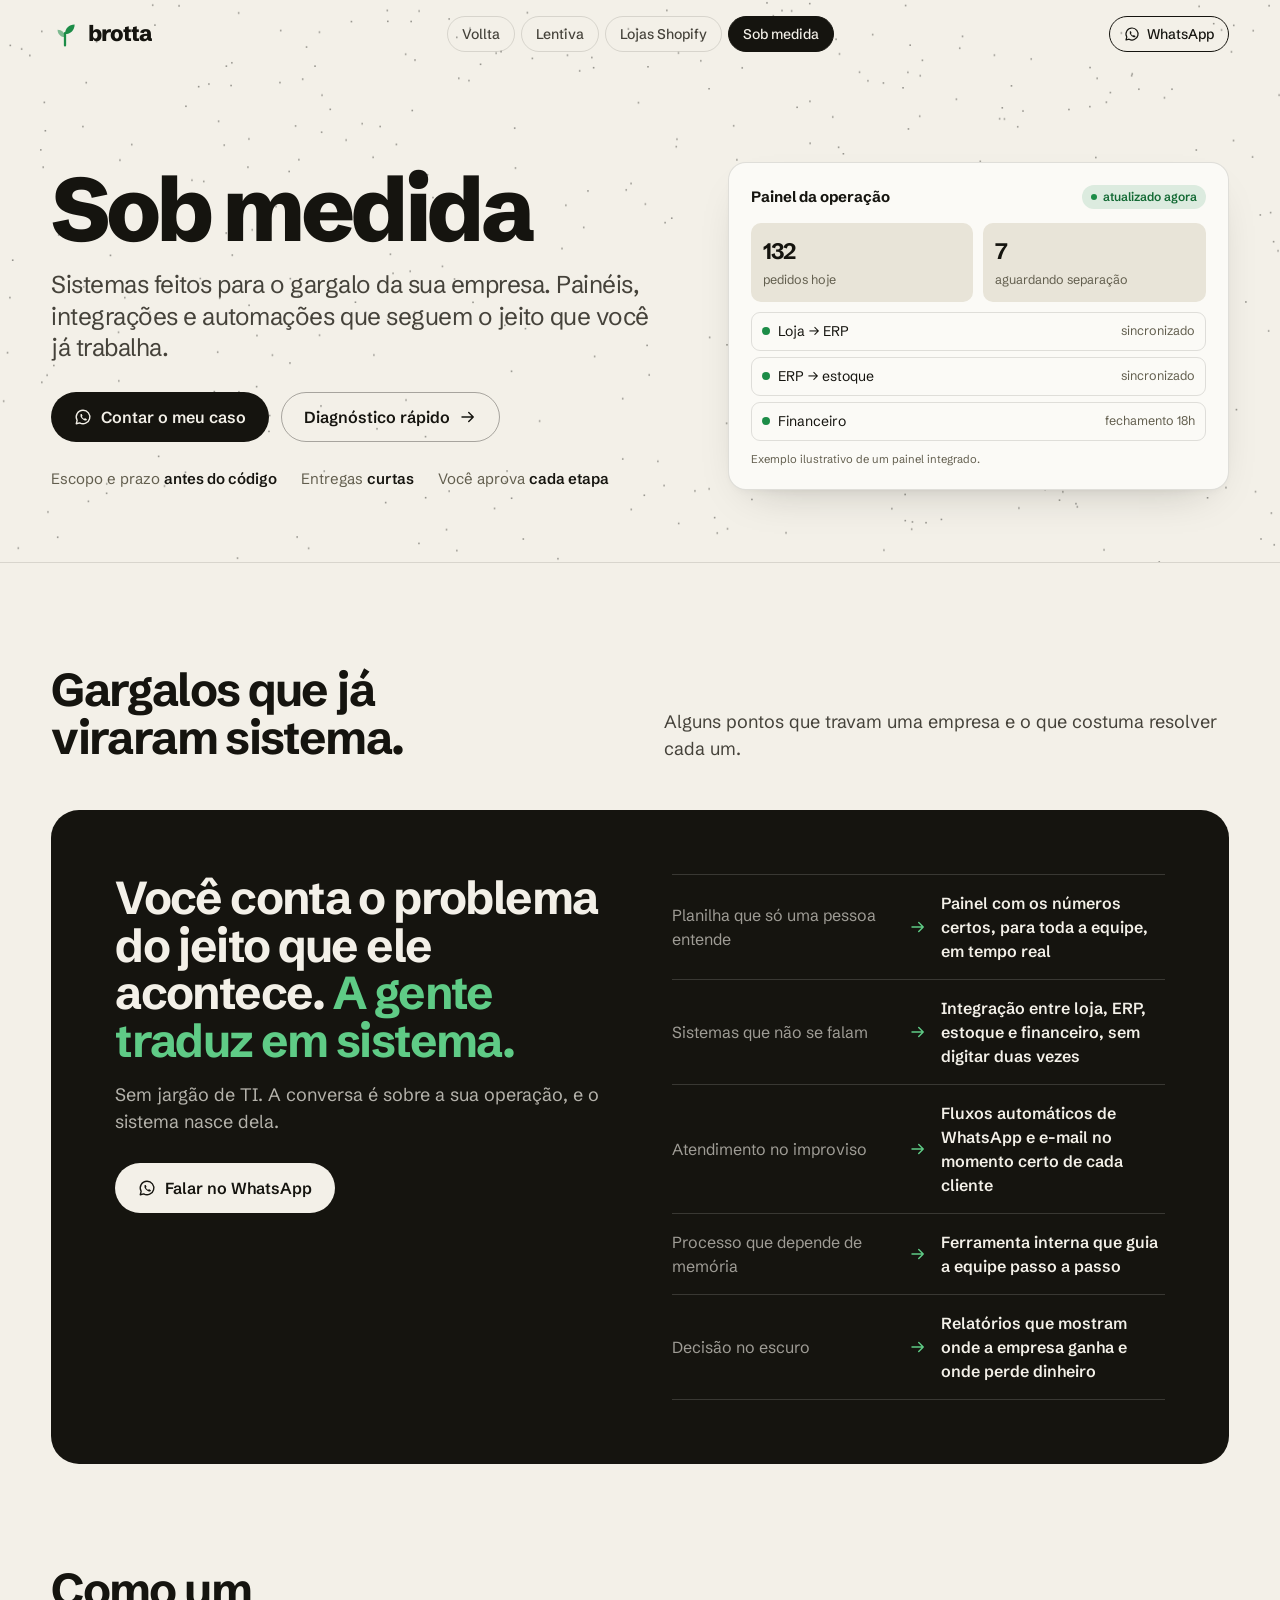
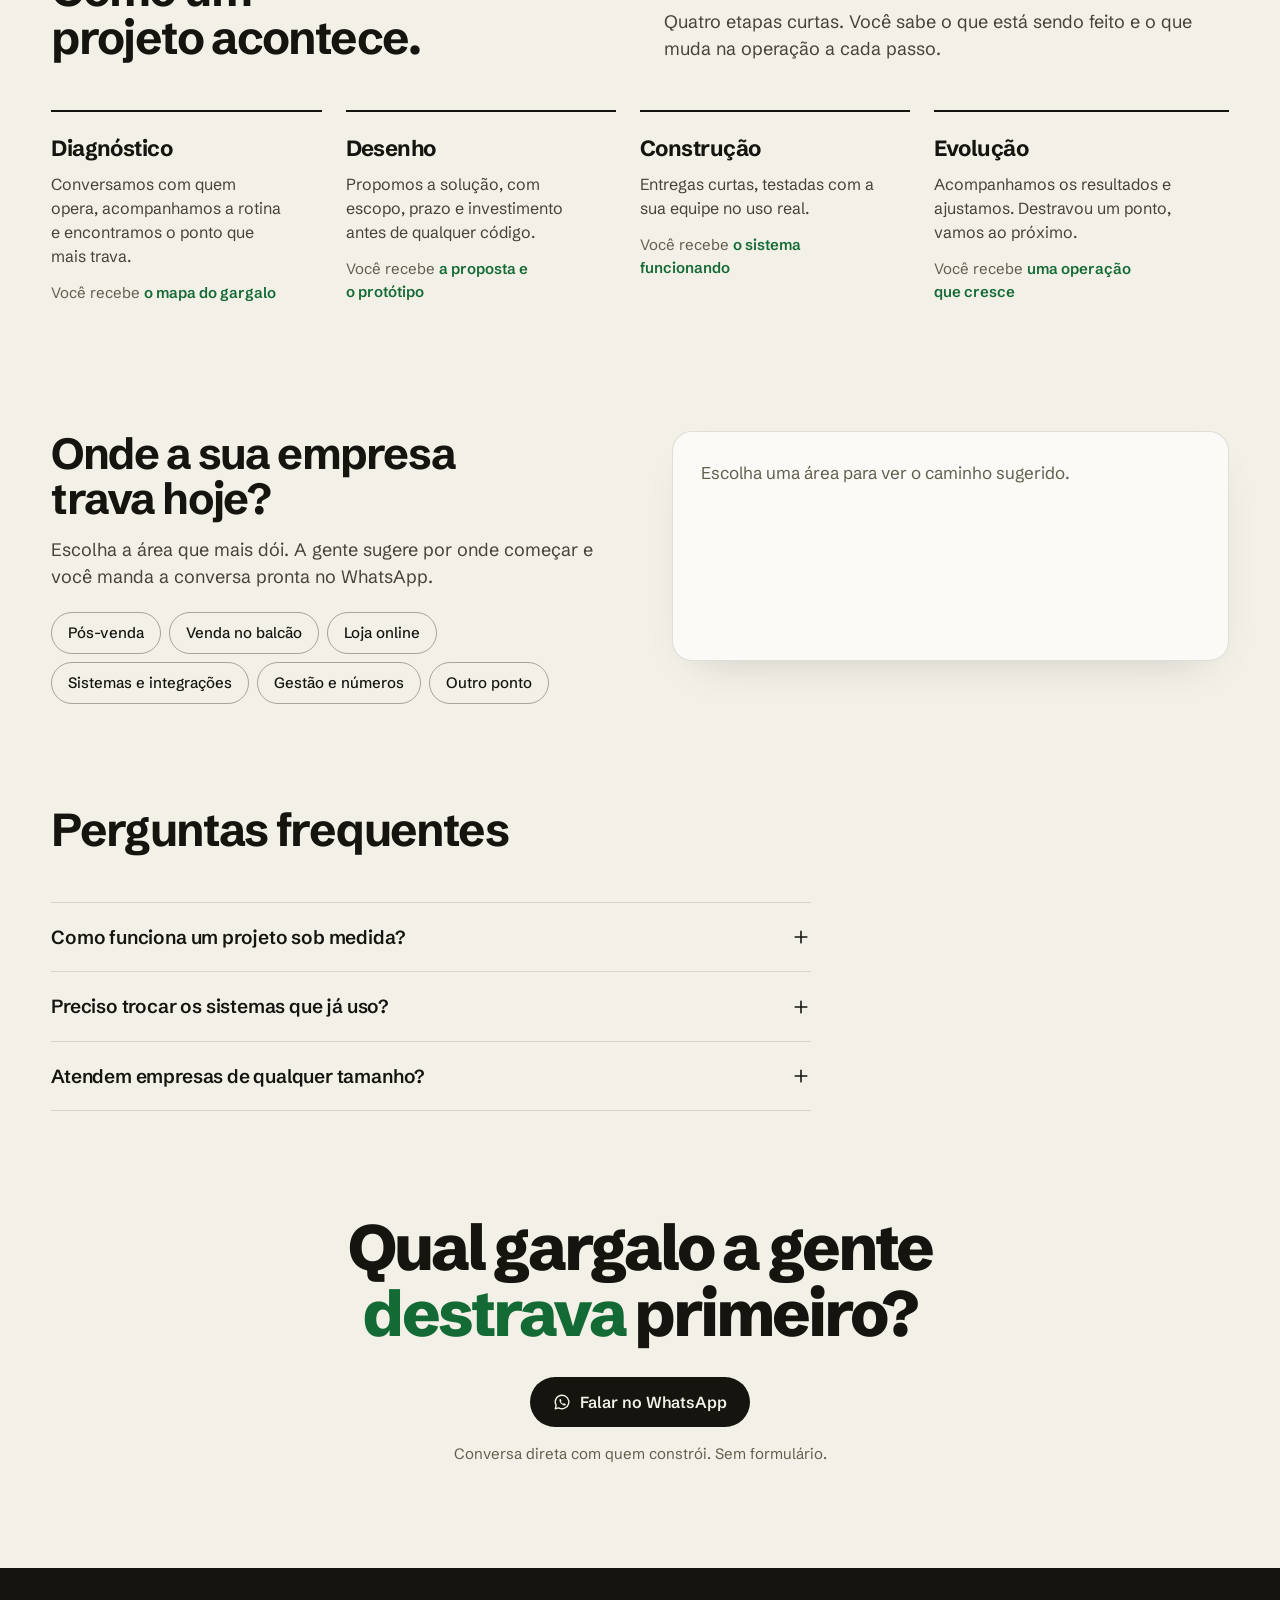
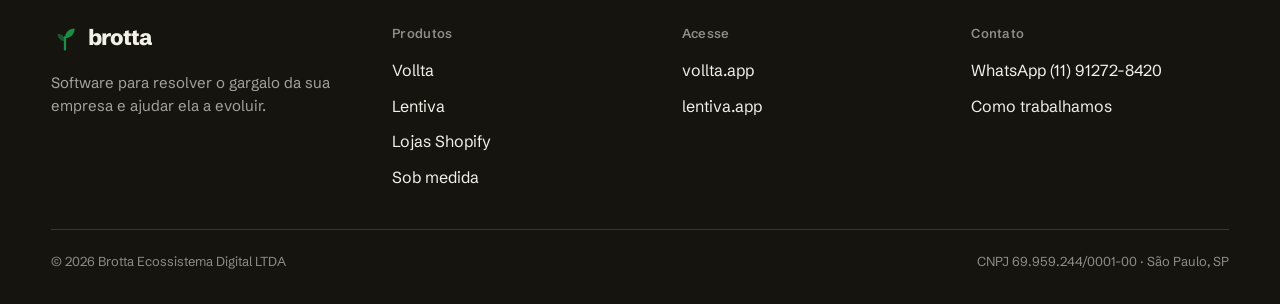
<file: sob-medida.html>
<!doctype html>
<html lang="pt-BR">
<head>
<meta charset="utf-8">
<meta name="viewport" content="width=device-width, initial-scale=1, viewport-fit=cover">
<title>Sistemas sob medida | Brotta</title>
<meta name="description" content="Painéis, integrações e automações feitos para o gargalo da sua empresa. Diagnóstico, proposta e entregas curtas.">
<meta name="theme-color" content="#F3F0E8">
<meta property="og:title" content="Sistemas sob medida · Brotta">
<meta property="og:description" content="Painéis, integrações e automações feitos para o gargalo da sua empresa.">
<meta property="og:url" content="https://brotta.online/sob-medida">
<link rel="icon" href="/favicon.svg" type="image/svg+xml">
<link rel="icon" href="/favicon-32.png" sizes="32x32" type="image/png">
<link rel="apple-touch-icon" href="/apple-touch-icon.png">
<link rel="preconnect" href="https://fonts.googleapis.com">
<link rel="preconnect" href="https://fonts.gstatic.com" crossorigin>
<link href="https://fonts.googleapis.com/css2?family=Schibsted+Grotesk:wght@400;500;600;700;800&display=swap" rel="stylesheet">
<link rel="stylesheet" href="/assets/site.css">
</head>
<body>
<svg width="0" height="0" style="position:absolute" aria-hidden="true">
  <symbol id="i-sprout" viewBox="0 0 32 32"><path d="M16 29V15" stroke="currentColor" stroke-width="2.6" stroke-linecap="round" fill="none"/><path d="M16 16c0-6.5 4.6-11 11-11 0 6.4-4.5 11-11 11z" fill="currentColor"/><path d="M16 19.5C16 14.6 12.5 11 7.5 11c0 5 3.6 8.5 8.5 8.5z" fill="currentColor" opacity=".55"/></symbol>
  <symbol id="i-arrow" viewBox="0 0 24 24"><path d="M4 12h15M13 6l6 6-6 6" fill="none" stroke="currentColor" stroke-width="1.9" stroke-linecap="round" stroke-linejoin="round"/></symbol>
  <symbol id="i-wa" viewBox="0 0 24 24"><path d="M12 3a9 9 0 0 0-7.8 13.5L3 21l4.6-1.2A9 9 0 1 0 12 3z" fill="none" stroke="currentColor" stroke-width="1.8" stroke-linejoin="round"/><path d="M8.6 8.4c.2-.5.5-.5.8-.5h.5c.2 0 .4 0 .6.5l.7 1.6c.1.2.1.4 0 .6l-.5.7c-.1.2-.1.4 0 .6.6 1 1.4 1.8 2.4 2.4.2.1.4.1.6 0l.7-.5c.2-.1.4-.1.6 0l1.6.7c.4.2.5.4.5.6v.5c0 .3 0 .6-.5.8-.6.3-1.6.6-2.9 0-1.4-.6-3.4-2.2-4.4-4-.9-1.6-.7-2.5-.4-3z" fill="currentColor"/></symbol>
  <symbol id="i-check" viewBox="0 0 24 24"><path d="M5 12.5l4.5 4.5L19 7.5" fill="none" stroke="currentColor" stroke-width="2.4" stroke-linecap="round" stroke-linejoin="round"/></symbol>
  <symbol id="i-bars" viewBox="0 0 24 24"><path d="M4 8h16M4 16h16" fill="none" stroke="currentColor" stroke-width="1.9" stroke-linecap="round"/></symbol>
  <symbol id="i-x" viewBox="0 0 24 24"><path d="M6 6l12 12M18 6L6 18" fill="none" stroke="currentColor" stroke-width="1.9" stroke-linecap="round"/></symbol>
  <symbol id="i-plus" viewBox="0 0 24 24"><path d="M12 5v14M5 12h14" fill="none" stroke="currentColor" stroke-width="1.9" stroke-linecap="round"/></symbol>
</svg>

<header class="nav" id="nav">
  <div class="wrap">
    <a class="logo" href="/" aria-label="Brotta, início"><svg><use href="#i-sprout"/></svg>brotta</a>
    <nav class="pills" aria-label="Produtos">
      <a class="pill" href="/vollta">Vollta</a>
      <a class="pill" href="/lentiva">Lentiva</a>
      <a class="pill" href="/shopify">Lojas Shopify</a>
      <a class="pill" href="/sob-medida" aria-current="page">Sob medida</a>
    </nav>
    <div class="nav-right">
      <a class="pill wa wa-link" data-msg="Olá, Brotta! Preciso de um sistema sob medida." href="#"><svg><use href="#i-wa"/></svg>WhatsApp</a>
      <button class="menu-btn" id="menuBtn" aria-expanded="false" aria-controls="menu" aria-label="Abrir menu"><svg class="bars"><use href="#i-bars"/></svg><svg class="x"><use href="#i-x"/></svg></button>
    </div>
  </div>
</header>
<nav class="menu" id="menu" aria-label="Menu">
  <a href="/vollta">Vollta <svg><use href="#i-arrow"/></svg></a>
  <a href="/lentiva">Lentiva <svg><use href="#i-arrow"/></svg></a>
  <a href="/shopify">Lojas Shopify <svg><use href="#i-arrow"/></svg></a>
  <a href="/sob-medida" aria-current="page">Sob medida <svg><use href="#i-arrow"/></svg></a>
  <a class="btn btn-ink wa-link" data-msg="Olá, Brotta! Preciso de um sistema sob medida." href="#"><svg><use href="#i-wa"/></svg> Falar no WhatsApp</a>
</nav>

<main>
<section class="p-hero">
  <canvas id="field" data-mode="drift" aria-hidden="true"></canvas>
  <div class="wrap grid">
    <div>
      <h1>Sob medida</h1>
      <p class="what">Sistemas feitos para o gargalo da sua empresa. Painéis, integrações e automações que seguem o jeito que você já trabalha.</p>
      <div class="ctas">
        <a class="btn btn-ink wa-link" data-msg="Olá, Brotta! Preciso de um sistema sob medida." href="#"><svg><use href="#i-wa"/></svg> Contar o meu caso</a>
        <a class="btn btn-line" href="#diagnostico">Diagnóstico rápido <svg><use href="#i-arrow"/></svg></a>
      </div>
      <p class="meta"><span>Escopo e prazo <b>antes do código</b></span><span>Entregas <b>curtas</b></span><span>Você aprova <b>cada etapa</b></span></p>
    </div>
    <div class="mock" aria-hidden="true">
      <div class="mock-bar"><b>Painel da operação</b><span class="chip"><i></i>atualizado agora</span></div>
      <div class="panel-m">
        <div class="kpi"><b>132</b><span>pedidos hoje</span></div>
        <div class="kpi"><b>7</b><span>aguardando separação</span></div>
      </div>
      <ul class="flow">
        <li><i></i>Loja → ERP<span>sincronizado</span></li>
        <li><i></i>ERP → estoque<span>sincronizado</span></li>
        <li><i></i>Financeiro<span>fechamento 18h</span></li>
      </ul>
      <p class="fine">Exemplo ilustrativo de um painel integrado.</p>
    </div>
  </div>
</section>

<section class="sec">
  <div class="wrap">
    <div class="sec-head">
      <h2>Gargalos que já viraram sistema.</h2>
      <p>Alguns pontos que travam uma empresa e o que costuma resolver cada um.</p>
    </div>
    <div class="custom" style="padding:0">
      <div class="box">
        <div>
          <h2>Você conta o problema do jeito que ele acontece. <em>A gente traduz em sistema.</em></h2>
          <p class="lead">Sem jargão de TI. A conversa é sobre a sua operação, e o sistema nasce dela.</p>
          <div class="ctas"><a class="btn btn-paper wa-link" data-msg="Olá, Brotta! Preciso de um sistema sob medida." href="#"><svg><use href="#i-wa"/></svg> Falar no WhatsApp</a></div>
        </div>
        <ul class="jams">
          <li><span class="from">Planilha que só uma pessoa entende</span><svg><use href="#i-arrow"/></svg><span class="to">Painel com os números certos, para toda a equipe, em tempo real</span></li>
          <li><span class="from">Sistemas que não se falam</span><svg><use href="#i-arrow"/></svg><span class="to">Integração entre loja, ERP, estoque e financeiro, sem digitar duas vezes</span></li>
          <li><span class="from">Atendimento no improviso</span><svg><use href="#i-arrow"/></svg><span class="to">Fluxos automáticos de WhatsApp e e-mail no momento certo de cada cliente</span></li>
          <li><span class="from">Processo que depende de memória</span><svg><use href="#i-arrow"/></svg><span class="to">Ferramenta interna que guia a equipe passo a passo</span></li>
          <li><span class="from">Decisão no escuro</span><svg><use href="#i-arrow"/></svg><span class="to">Relatórios que mostram onde a empresa ganha e onde perde dinheiro</span></li>
        </ul>
      </div>
    </div>
  </div>
</section>

<section class="sec" style="padding-top:0" id="como">
  <div class="wrap">
    <div class="sec-head">
      <h2>Como um projeto acontece.</h2>
      <p>Quatro etapas curtas. Você sabe o que está sendo feito e o que muda na operação a cada passo.</p>
    </div>
    <ol class="steps">
      <li><h3>Diagnóstico</h3><p>Conversamos com quem opera, acompanhamos a rotina e encontramos o ponto que mais trava.</p><p class="out">Você recebe <b>o mapa do gargalo</b></p></li>
      <li><h3>Desenho</h3><p>Propomos a solução, com escopo, prazo e investimento antes de qualquer código.</p><p class="out">Você recebe <b>a proposta e o protótipo</b></p></li>
      <li><h3>Construção</h3><p>Entregas curtas, testadas com a sua equipe no uso real.</p><p class="out">Você recebe <b>o sistema funcionando</b></p></li>
      <li><h3>Evolução</h3><p>Acompanhamos os resultados e ajustamos. Destravou um ponto, vamos ao próximo.</p><p class="out">Você recebe <b>uma operação que cresce</b></p></li>
    </ol>
  </div>
</section>

<section class="sec" style="padding-top:0" id="diagnostico">
  <div class="wrap">
    <div class="diag">
      <div>
        <h2>Onde a sua empresa trava hoje?</h2>
        <p class="intro">Escolha a área que mais dói. A gente sugere por onde começar e você manda a conversa pronta no WhatsApp.</p>
        <div class="choices" role="group" aria-label="Área do gargalo">
          <button class="choice" aria-pressed="false" data-k="pos">Pós-venda</button>
          <button class="choice" aria-pressed="false" data-k="balcao">Venda no balcão</button>
          <button class="choice" aria-pressed="false" data-k="loja">Loja online</button>
          <button class="choice" aria-pressed="false" data-k="integra">Sistemas e integrações</button>
          <button class="choice" aria-pressed="false" data-k="gestao">Gestão e números</button>
          <button class="choice" aria-pressed="false" data-k="outro">Outro ponto</button>
        </div>
      </div>
      <div class="result" id="result" aria-live="polite">
        <p class="empty">Escolha uma área para ver o caminho sugerido.</p>
      </div>
    </div>
  </div>
</section>

<section class="sec" style="padding-top:0">
  <div class="wrap">
    <div class="sec-head"><h2>Perguntas frequentes</h2></div>
    <div class="faq">
      <details><summary>Como funciona um projeto sob medida?<svg><use href="#i-plus"/></svg></summary><p>Começa com um diagnóstico. Depois apresentamos escopo, prazo e investimento antes de qualquer linha de código. Você aprova cada etapa.</p></details>
      <details><summary>Preciso trocar os sistemas que já uso?<svg><use href="#i-plus"/></svg></summary><p>Quase nunca. A ideia é conectar o que você já tem e resolver o ponto que trava. Só sugerimos trocar quando a ferramenta atual é o próprio gargalo.</p></details>
      <details><summary>Atendem empresas de qualquer tamanho?<svg><use href="#i-plus"/></svg></summary><p>O foco são pequenas e médias empresas, em especial varejo, óticas e e-commerce, onde um gargalo resolvido muda o mês inteiro.</p></details>
    </div>
  </div>
</section>

<section class="final">
  <div class="wrap">
    <h2>Qual gargalo a gente <em>destrava</em> primeiro?</h2>
    <div class="ctas">
      <a class="btn btn-ink wa-link" data-msg="Olá, Brotta! Preciso de um sistema sob medida." href="#"><svg><use href="#i-wa"/></svg> Falar no WhatsApp</a>
    </div>
    <p class="note">Conversa direta com quem constrói. Sem formulário.</p>
  </div>
</section>
</main>

<footer>
  <div class="wrap">
    <div class="top">
      <div>
        <a class="logo" href="/"><svg><use href="#i-sprout"/></svg>brotta</a>
        <p class="tag">Software para resolver o gargalo da sua empresa e ajudar ela a evoluir.</p>
      </div>
      <div><h4>Produtos</h4><ul><li><a href="/vollta">Vollta</a></li><li><a href="/lentiva">Lentiva</a></li><li><a href="/shopify">Lojas Shopify</a></li><li><a href="/sob-medida">Sob medida</a></li></ul></div>
      <div><h4>Acesse</h4><ul><li><a href="https://vollta.app" target="_blank" rel="noopener">vollta.app</a></li><li><a href="https://lentiva.app" target="_blank" rel="noopener">lentiva.app</a></li></ul></div>
      <div><h4>Contato</h4><ul><li><a class="wa-link" data-msg="Olá, Brotta!" href="#">WhatsApp (11) 91272-8420</a></li><li><a href="/sob-medida#como">Como trabalhamos</a></li></ul></div>
    </div>
    <div class="legal"><span>© <span id="yr">2026</span> Brotta Ecossistema Digital LTDA</span><span>CNPJ 69.959.244/0001-00 · São Paulo, SP</span></div>
  </div>
</footer>

<a class="wa-float wa-link" id="waFloat" data-msg="Olá, Brotta! Preciso de um sistema sob medida." href="#" aria-label="Falar no WhatsApp"><svg><use href="#i-wa"/></svg></a>
<script src="/assets/site.js" defer></script>
<script src="/assets/field.js" defer></script>
<script>
document.addEventListener("DOMContentLoaded", () => {
  const WHATSAPP = "5511912728420";
  const wa = m => `https://wa.me/${WHATSAPP}?text=${encodeURIComponent(m)}`;
  const D = {
    pos:{t:"Comece pelo Vollta.", p:"Avisos automáticos por etapa do pedido e avaliação com foto. Ninguém da equipe fica parado no WhatsApp.", m:"Olá, Brotta! Meu gargalo é o pós-venda. Quero entender como o Vollta pode ajudar."},
    balcao:{t:"Comece pela Lentiva ou por um painel de venda sob medida.", p:"Se você tem ótica, a Lentiva guia o consultor lente por lente. Em outro segmento, desenhamos um guia de venda para o seu balcão.", m:"Olá, Brotta! Meu gargalo é a venda no balcão. Quero conversar sobre Lentiva ou um painel de venda."},
    loja:{t:"Comece por uma loja Shopify sob medida.", p:"Tema rápido, produto bem explicado e seletores que ajudam o cliente a decidir. Se já tem loja em outra plataforma, cuidamos da migração.", m:"Olá, Brotta! Meu gargalo é a loja online. Quero falar sobre uma loja Shopify."},
    integra:{t:"Comece por uma integração sob medida.", p:"Ligamos loja, ERP, estoque e financeiro para o dado entrar uma vez só e aparecer onde precisa.", m:"Olá, Brotta! Meu gargalo são sistemas que não conversam. Quero um projeto de integração."},
    gestao:{t:"Comece por um painel de gestão.", p:"Os números que importam, atualizados sozinhos, num lugar que toda a equipe entende.", m:"Olá, Brotta! Meu gargalo é a gestão e os números. Quero um painel sob medida."},
    outro:{t:"Comece pelo diagnóstico.", p:"Conte o problema do jeito que ele acontece no dia a dia. A gente acha o ponto que trava e propõe o caminho.", m:"Olá, Brotta! Quero contar um gargalo da minha empresa."}
  };
  const res = document.getElementById("result");
  document.querySelectorAll(".choice").forEach(b => b.addEventListener("click", () => {
    document.querySelectorAll(".choice").forEach(x => x.setAttribute("aria-pressed", x === b));
    const d = D[b.dataset.k];
    res.innerHTML = `<h3></h3><p></p><a class="btn btn-ink" target="_blank" rel="noopener"><svg><use href="#i-wa"/></svg> Mandar no WhatsApp</a>`;
    res.querySelector("h3").textContent = d.t; res.querySelector("p").textContent = d.p; res.querySelector("a").href = wa(d.m);
    res.classList.remove("swap"); void res.offsetWidth; res.classList.add("swap");
  }));
});
</script>
</body>
</html>
</file>
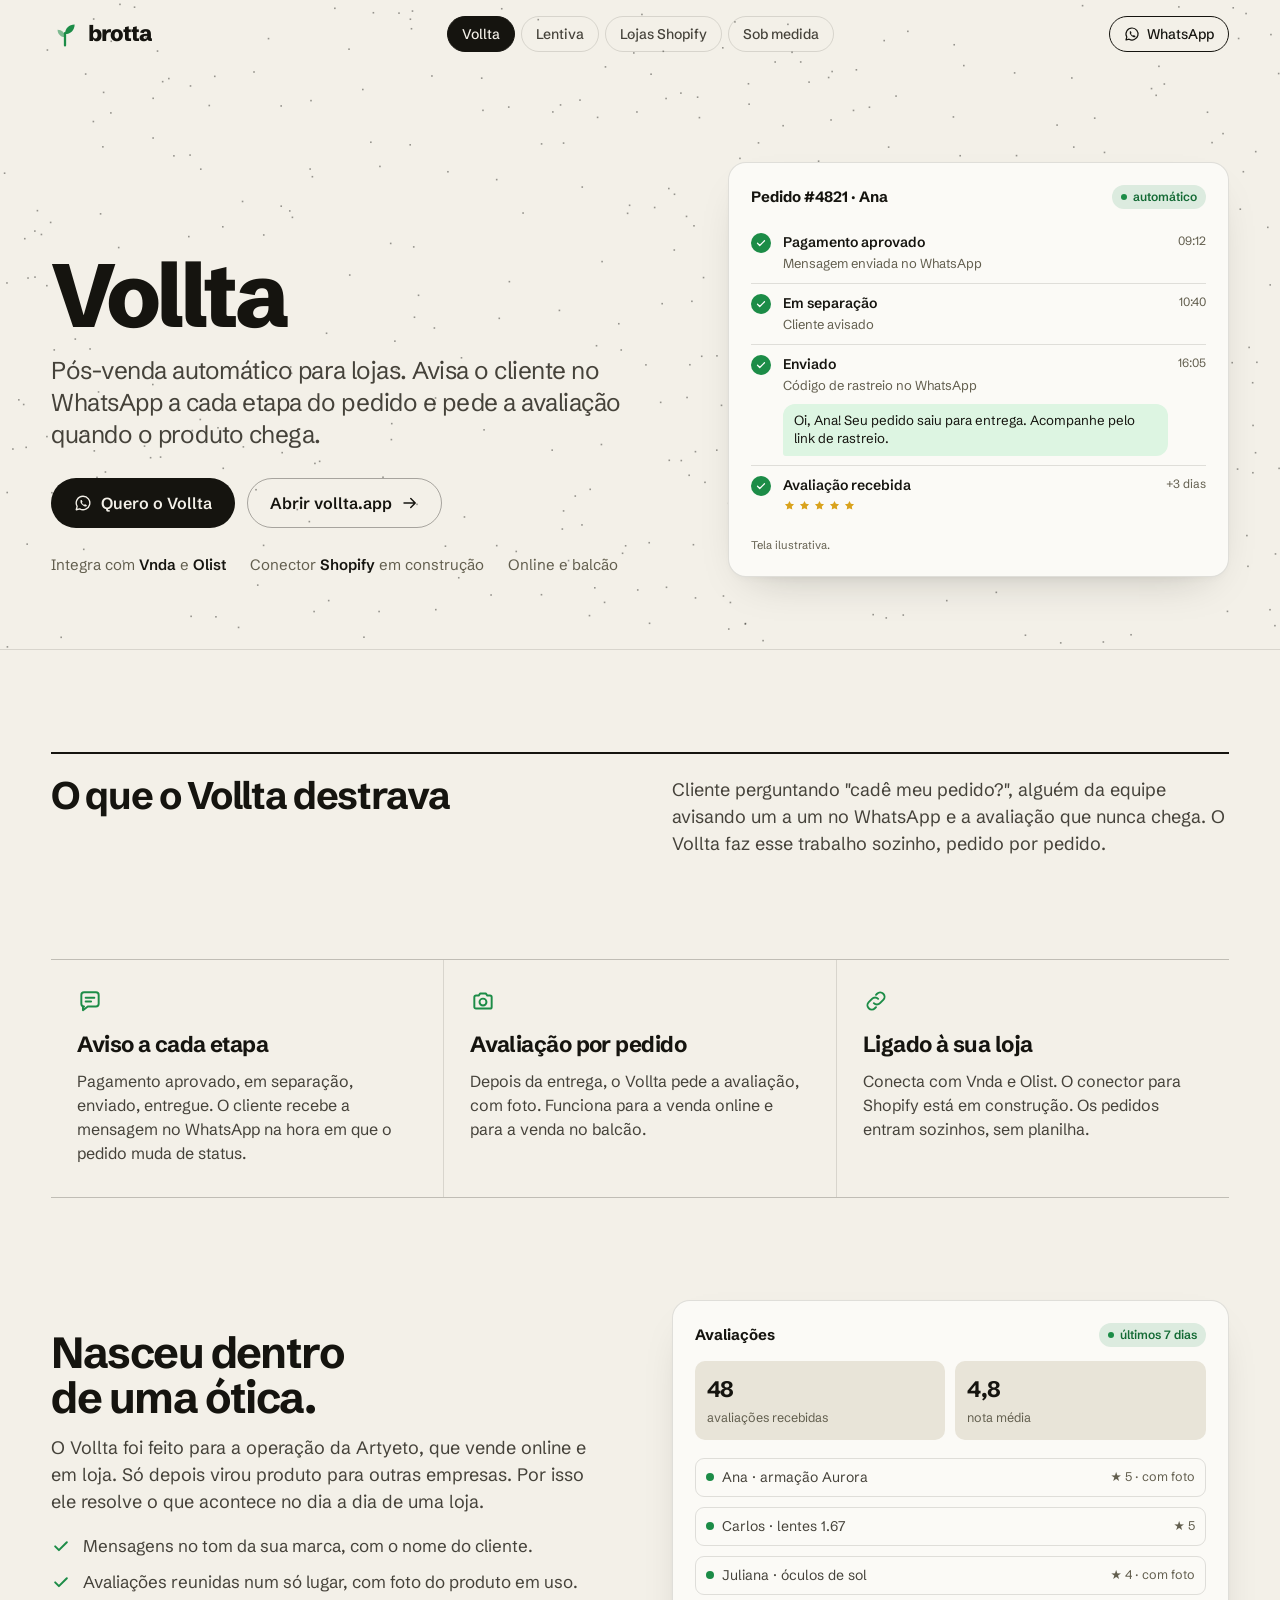
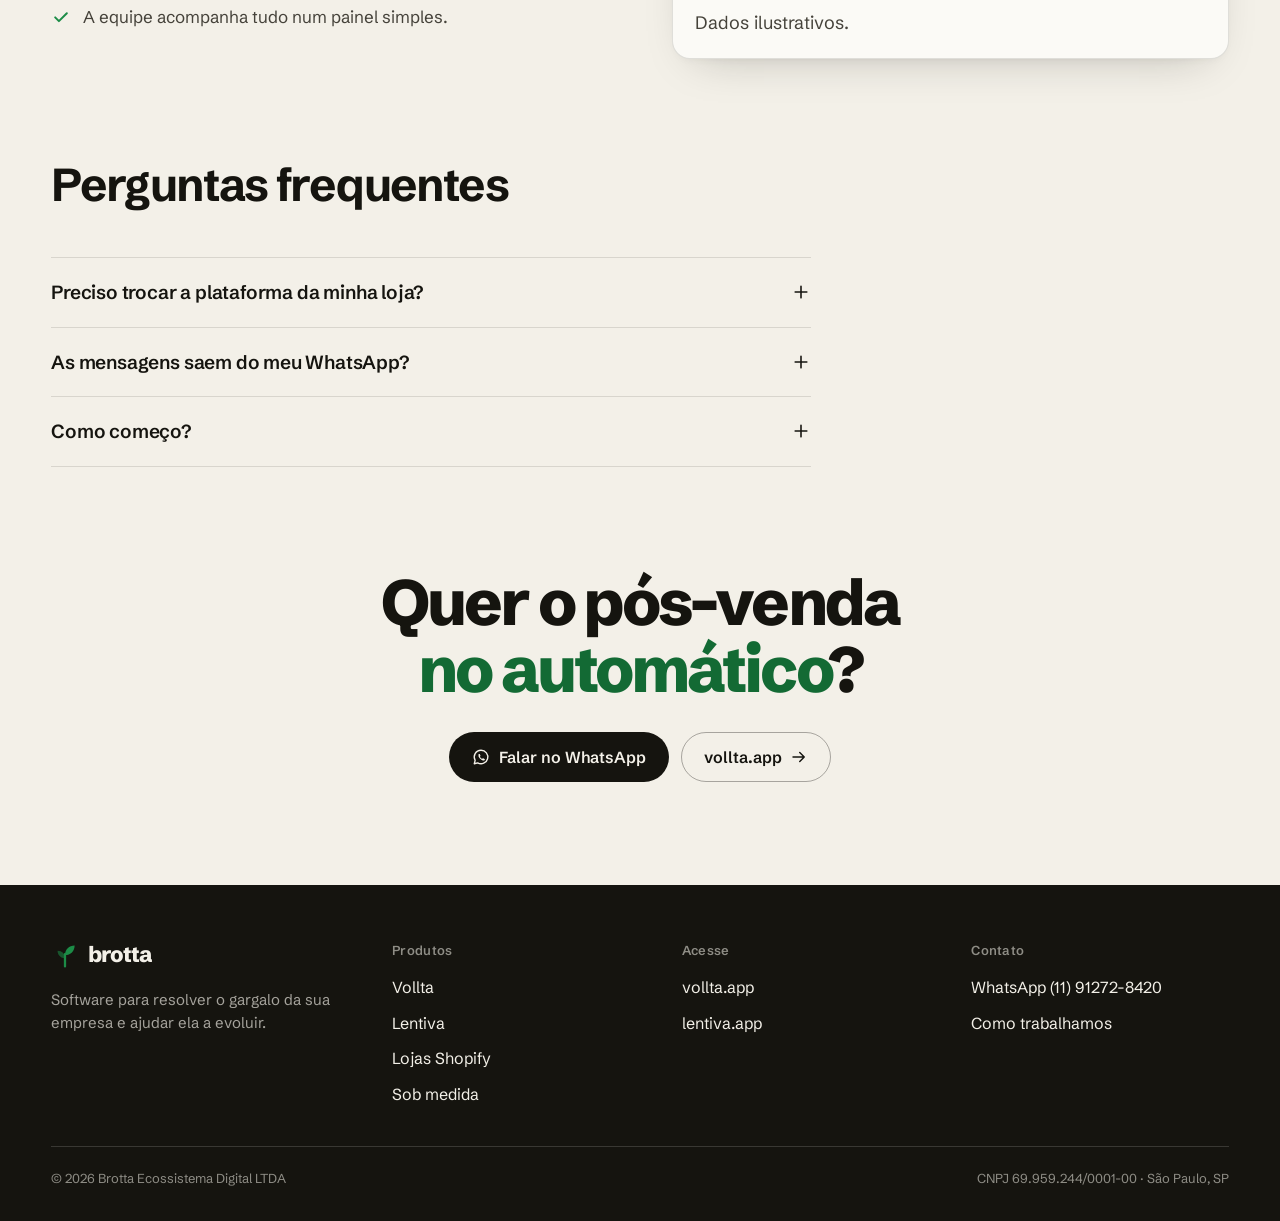
<file: vollta.html>
<!doctype html>
<html lang="pt-BR">
<head>
<meta charset="utf-8">
<meta name="viewport" content="width=device-width, initial-scale=1, viewport-fit=cover">
<title>Vollta · Pós-venda automático para lojas | Brotta</title>
<meta name="description" content="O Vollta avisa o cliente no WhatsApp a cada etapa do pedido e pede a avaliação. Integra com Shopify, Vnda e Olist.">
<meta name="theme-color" content="#F3F0E8">
<meta property="og:title" content="Vollta · Pós-venda automático para lojas">
<meta property="og:description" content="Avisa o cliente no WhatsApp a cada etapa do pedido e pede a avaliação.">
<meta property="og:url" content="https://brotta.online/vollta">
<link rel="icon" href="/favicon.svg" type="image/svg+xml">
<link rel="icon" href="/favicon-32.png" sizes="32x32" type="image/png">
<link rel="apple-touch-icon" href="/apple-touch-icon.png">
<link rel="preconnect" href="https://fonts.googleapis.com">
<link rel="preconnect" href="https://fonts.gstatic.com" crossorigin>
<link href="https://fonts.googleapis.com/css2?family=Schibsted+Grotesk:wght@400;500;600;700;800&display=swap" rel="stylesheet">
<link rel="stylesheet" href="/assets/site.css">
</head>
<body>
<svg width="0" height="0" style="position:absolute" aria-hidden="true">
  <symbol id="i-sprout" viewBox="0 0 32 32"><path d="M16 29V15" stroke="currentColor" stroke-width="2.6" stroke-linecap="round" fill="none"/><path d="M16 16c0-6.5 4.6-11 11-11 0 6.4-4.5 11-11 11z" fill="currentColor"/><path d="M16 19.5C16 14.6 12.5 11 7.5 11c0 5 3.6 8.5 8.5 8.5z" fill="currentColor" opacity=".55"/></symbol>
  <symbol id="i-arrow" viewBox="0 0 24 24"><path d="M4 12h15M13 6l6 6-6 6" fill="none" stroke="currentColor" stroke-width="1.9" stroke-linecap="round" stroke-linejoin="round"/></symbol>
  <symbol id="i-wa" viewBox="0 0 24 24"><path d="M12 3a9 9 0 0 0-7.8 13.5L3 21l4.6-1.2A9 9 0 1 0 12 3z" fill="none" stroke="currentColor" stroke-width="1.8" stroke-linejoin="round"/><path d="M8.6 8.4c.2-.5.5-.5.8-.5h.5c.2 0 .4 0 .6.5l.7 1.6c.1.2.1.4 0 .6l-.5.7c-.1.2-.1.4 0 .6.6 1 1.4 1.8 2.4 2.4.2.1.4.1.6 0l.7-.5c.2-.1.4-.1.6 0l1.6.7c.4.2.5.4.5.6v.5c0 .3 0 .6-.5.8-.6.3-1.6.6-2.9 0-1.4-.6-3.4-2.2-4.4-4-.9-1.6-.7-2.5-.4-3z" fill="currentColor"/></symbol>
  <symbol id="i-check" viewBox="0 0 24 24"><path d="M5 12.5l4.5 4.5L19 7.5" fill="none" stroke="currentColor" stroke-width="2.4" stroke-linecap="round" stroke-linejoin="round"/></symbol>
  <symbol id="i-star" viewBox="0 0 24 24"><path d="M12 3.5l2.6 5.4 5.9.8-4.3 4.1 1 5.8L12 16.9l-5.2 2.7 1-5.8-4.3-4.1 5.9-.8z" fill="currentColor"/></symbol>
  <symbol id="i-bars" viewBox="0 0 24 24"><path d="M4 8h16M4 16h16" fill="none" stroke="currentColor" stroke-width="1.9" stroke-linecap="round"/></symbol>
  <symbol id="i-x" viewBox="0 0 24 24"><path d="M6 6l12 12M18 6L6 18" fill="none" stroke="currentColor" stroke-width="1.9" stroke-linecap="round"/></symbol>
  <symbol id="i-plus" viewBox="0 0 24 24"><path d="M12 5v14M5 12h14" fill="none" stroke="currentColor" stroke-width="1.9" stroke-linecap="round"/></symbol>
  <symbol id="i-msg" viewBox="0 0 24 24"><path d="M4 6.5A2.5 2.5 0 0 1 6.5 4h11A2.5 2.5 0 0 1 20 6.5v8a2.5 2.5 0 0 1-2.5 2.5H10l-4.5 3.5V17H6.5A2.5 2.5 0 0 1 4 14.5z" fill="none" stroke="currentColor" stroke-width="1.8" stroke-linejoin="round"/><path d="M8 9h8M8 12.5h5" stroke="currentColor" stroke-width="1.8" stroke-linecap="round"/></symbol>
  <symbol id="i-camera" viewBox="0 0 24 24"><path d="M4 8.5A1.5 1.5 0 0 1 5.5 7H8l1.5-2h5L16 7h2.5A1.5 1.5 0 0 1 20 8.5v9a1.5 1.5 0 0 1-1.5 1.5h-13A1.5 1.5 0 0 1 4 17.5z" fill="none" stroke="currentColor" stroke-width="1.8" stroke-linejoin="round"/><circle cx="12" cy="13" r="3.2" fill="none" stroke="currentColor" stroke-width="1.8"/></symbol>
  <symbol id="i-link" viewBox="0 0 24 24"><path d="M10 14a4 4 0 0 0 5.7 0l3-3a4 4 0 0 0-5.7-5.7l-1 1M14 10a4 4 0 0 0-5.7 0l-3 3a4 4 0 0 0 5.7 5.7l1-1" fill="none" stroke="currentColor" stroke-width="1.8" stroke-linecap="round"/></symbol>
</svg>

<header class="nav" id="nav">
  <div class="wrap">
    <a class="logo" href="/" aria-label="Brotta, início"><svg><use href="#i-sprout"/></svg>brotta</a>
    <nav class="pills" aria-label="Produtos">
      <a class="pill" href="/vollta" aria-current="page">Vollta</a>
      <a class="pill" href="/lentiva">Lentiva</a>
      <a class="pill" href="/shopify">Lojas Shopify</a>
      <a class="pill" href="/sob-medida">Sob medida</a>
    </nav>
    <div class="nav-right">
      <a class="pill wa wa-link" data-msg="Olá! Quero conhecer o Vollta." href="#"><svg><use href="#i-wa"/></svg>WhatsApp</a>
      <button class="menu-btn" id="menuBtn" aria-expanded="false" aria-controls="menu" aria-label="Abrir menu"><svg class="bars"><use href="#i-bars"/></svg><svg class="x"><use href="#i-x"/></svg></button>
    </div>
  </div>
</header>
<nav class="menu" id="menu" aria-label="Menu">
  <a href="/vollta" aria-current="page">Vollta <svg><use href="#i-arrow"/></svg></a>
  <a href="/lentiva">Lentiva <svg><use href="#i-arrow"/></svg></a>
  <a href="/shopify">Lojas Shopify <svg><use href="#i-arrow"/></svg></a>
  <a href="/sob-medida">Sob medida <svg><use href="#i-arrow"/></svg></a>
  <a class="btn btn-ink wa-link" data-msg="Olá! Quero conhecer o Vollta." href="#"><svg><use href="#i-wa"/></svg> Falar no WhatsApp</a>
</nav>

<main>
<section class="p-hero">
  <canvas id="field" data-mode="drift" aria-hidden="true"></canvas>
  <div class="wrap grid">
    <div>
      <h1>Vollta</h1>
      <p class="what">Pós-venda automático para lojas. Avisa o cliente no WhatsApp a cada etapa do pedido e pede a avaliação quando o produto chega.</p>
      <div class="ctas">
        <a class="btn btn-ink wa-link" data-msg="Olá! Quero conhecer o Vollta para a minha loja." href="#"><svg><use href="#i-wa"/></svg> Quero o Vollta</a>
        <a class="btn btn-line" href="https://vollta.app" target="_blank" rel="noopener">Abrir vollta.app <svg><use href="#i-arrow"/></svg></a>
      </div>
      <p class="meta"><span>Integra com <b>Vnda</b> e <b>Olist</b></span><span>Conector <b>Shopify</b> em construção</span><span>Online e balcão</span></p>
    </div>
    <div class="mock" aria-hidden="true">
      <div class="mock-bar"><b>Pedido #4821 · Ana</b><span class="chip"><i></i>automático</span></div>
      <ol class="steps-m">
        <li><span class="dot"><svg><use href="#i-check"/></svg></span><div><strong>Pagamento aprovado</strong><span>Mensagem enviada no WhatsApp</span></div><time>09:12</time></li>
        <li><span class="dot"><svg><use href="#i-check"/></svg></span><div><strong>Em separação</strong><span>Cliente avisado</span></div><time>10:40</time></li>
        <li><span class="dot"><svg><use href="#i-check"/></svg></span><div><strong>Enviado</strong><span>Código de rastreio no WhatsApp</span><div class="bubble">Oi, Ana! Seu pedido saiu para entrega. Acompanhe pelo link de rastreio.</div></div><time>16:05</time></li>
        <li><span class="dot"><svg><use href="#i-check"/></svg></span><div><strong>Avaliação recebida</strong><span class="stars"><svg><use href="#i-star"/></svg><svg><use href="#i-star"/></svg><svg><use href="#i-star"/></svg><svg><use href="#i-star"/></svg><svg><use href="#i-star"/></svg></span></div><time>+3 dias</time></li>
      </ol>
      <p class="fine">Tela ilustrativa.</p>
    </div>
  </div>
</section>

<section class="sec">
  <div class="wrap">
    <div class="jam">
      <h2>O que o Vollta destrava</h2>
      <p>Cliente perguntando "cadê meu pedido?", alguém da equipe avisando um a um no WhatsApp e a avaliação que nunca chega. O Vollta faz esse trabalho sozinho, pedido por pedido.</p>
    </div>
  </div>
</section>

<section class="sec" style="padding-top:0">
  <div class="wrap">
    <div class="feats">
      <div><svg><use href="#i-msg"/></svg><h3>Aviso a cada etapa</h3><p>Pagamento aprovado, em separação, enviado, entregue. O cliente recebe a mensagem no WhatsApp na hora em que o pedido muda de status.</p></div>
      <div><svg><use href="#i-camera"/></svg><h3>Avaliação por pedido</h3><p>Depois da entrega, o Vollta pede a avaliação, com foto. Funciona para a venda online e para a venda no balcão.</p></div>
      <div><svg><use href="#i-link"/></svg><h3>Ligado à sua loja</h3><p>Conecta com Vnda e Olist. O conector para Shopify está em construção. Os pedidos entram sozinhos, sem planilha.</p></div>
    </div>
  </div>
</section>

<section class="sec" style="padding-top:0">
  <div class="wrap">
    <div class="showcase">
      <div>
        <h2>Nasceu dentro de uma ótica.</h2>
        <p>O Vollta foi feito para a operação da Artyeto, que vende online e em loja. Só depois virou produto para outras empresas. Por isso ele resolve o que acontece no dia a dia de uma loja.</p>
        <ul>
          <li><svg><use href="#i-check"/></svg>Mensagens no tom da sua marca, com o nome do cliente.</li>
          <li><svg><use href="#i-check"/></svg>Avaliações reunidas num só lugar, com foto do produto em uso.</li>
          <li><svg><use href="#i-check"/></svg>A equipe acompanha tudo num painel simples.</li>
        </ul>
      </div>
      <div class="mock" aria-hidden="true">
        <div class="mock-bar"><b>Avaliações</b><span class="chip"><i></i>últimos 7 dias</span></div>
        <div class="panel-m">
          <div class="kpi"><b>48</b><span>avaliações recebidas</span></div>
          <div class="kpi"><b>4,8</b><span>nota média</span></div>
        </div>
        <ul class="flow">
          <li><i></i>Ana · armação Aurora<span>★ 5 · com foto</span></li>
          <li><i></i>Carlos · lentes 1.67<span>★ 5</span></li>
          <li><i></i>Juliana · óculos de sol<span>★ 4 · com foto</span></li>
        </ul>
        <p class="fine">Dados ilustrativos.</p>
      </div>
    </div>
  </div>
</section>

<section class="sec" style="padding-top:0">
  <div class="wrap">
    <div class="sec-head"><h2>Perguntas frequentes</h2></div>
    <div class="faq">
      <details><summary>Preciso trocar a plataforma da minha loja?<svg><use href="#i-plus"/></svg></summary><p>Não. O Vollta se conecta à loja que você já tem. Hoje integra com Vnda e Olist, e o conector para Shopify está em construção.</p></details>
      <details><summary>As mensagens saem do meu WhatsApp?<svg><use href="#i-plus"/></svg></summary><p>Saem do número da sua loja, com o nome do cliente e o tom da sua marca. Você aprova os textos antes de ligar.</p></details>
      <details><summary>Como começo?<svg><use href="#i-plus"/></svg></summary><p>Chame no WhatsApp. A gente entende a sua operação, conecta a loja e liga os avisos em etapas, acompanhando os primeiros pedidos com você.</p></details>
    </div>
  </div>
</section>

<section class="final">
  <div class="wrap">
    <h2>Quer o pós-venda <em>no automático</em>?</h2>
    <div class="ctas">
      <a class="btn btn-ink wa-link" data-msg="Olá! Quero conhecer o Vollta para a minha loja." href="#"><svg><use href="#i-wa"/></svg> Falar no WhatsApp</a>
      <a class="btn btn-line" href="https://vollta.app" target="_blank" rel="noopener">vollta.app <svg><use href="#i-arrow"/></svg></a>
    </div>
  </div>
</section>
</main>

<footer>
  <div class="wrap">
    <div class="top">
      <div>
        <a class="logo" href="/"><svg><use href="#i-sprout"/></svg>brotta</a>
        <p class="tag">Software para resolver o gargalo da sua empresa e ajudar ela a evoluir.</p>
      </div>
      <div><h4>Produtos</h4><ul><li><a href="/vollta">Vollta</a></li><li><a href="/lentiva">Lentiva</a></li><li><a href="/shopify">Lojas Shopify</a></li><li><a href="/sob-medida">Sob medida</a></li></ul></div>
      <div><h4>Acesse</h4><ul><li><a href="https://vollta.app" target="_blank" rel="noopener">vollta.app</a></li><li><a href="https://lentiva.app" target="_blank" rel="noopener">lentiva.app</a></li></ul></div>
      <div><h4>Contato</h4><ul><li><a class="wa-link" data-msg="Olá, Brotta!" href="#">WhatsApp (11) 91272-8420</a></li><li><a href="/#como">Como trabalhamos</a></li></ul></div>
    </div>
    <div class="legal"><span>© <span id="yr">2026</span> Brotta Ecossistema Digital LTDA</span><span>CNPJ 69.959.244/0001-00 · São Paulo, SP</span></div>
  </div>
</footer>

<a class="wa-float wa-link" id="waFloat" data-msg="Olá! Quero conhecer o Vollta." href="#" aria-label="Falar no WhatsApp"><svg><use href="#i-wa"/></svg></a>
<script src="/assets/site.js" defer></script>
<script src="/assets/field.js" defer></script>
</body>
</html>
</file>
<file: assets/site.css>
:root{
  --paper:#F3F0E8;--sheet:#FBFAF6;--sand:#E8E4D8;--ink:#15140F;--ink-2:#45423A;--ink-3:#625E4E;
  --rule:rgba(21,20,15,.12);--rule-strong:rgba(21,20,15,.34);
  --broto:#1C8C47;--broto-ink:#136A34;--broto-soft:#DCEBDF;
  --ease:cubic-bezier(.16,1,.3,1);
  --font:"Schibsted Grotesk",ui-sans-serif,system-ui,-apple-system,"Segoe UI",sans-serif;
  --wrap:1320px;--gutter:clamp(16px,4vw,56px);
  --sec:clamp(64px,8vw,112px);
}
*,*::before,*::after{box-sizing:border-box;margin:0;padding:0}
html{scroll-behavior:smooth;scrollbar-color:var(--ink-3) var(--paper);-webkit-text-size-adjust:100%}
@media (prefers-reduced-motion:reduce){html{scroll-behavior:auto}*,*::before,*::after{animation-duration:.01ms!important;transition-duration:.01ms!important}}
body{background:var(--paper);color:var(--ink);font:400 17px/1.5 var(--font);-webkit-font-smoothing:antialiased;caret-color:var(--broto);font-feature-settings:"tnum" 0}
::selection{background:var(--broto);color:#fff}
:focus-visible{outline:2px solid var(--broto);outline-offset:3px;border-radius:6px}
a{color:inherit;text-decoration:none}
img,svg{display:block}
button{font:inherit;color:inherit;background:none;border:0;cursor:pointer}
.wrap{width:100%;max-width:var(--wrap);margin-inline:auto;padding-inline:var(--gutter)}
.sr{position:absolute;width:1px;height:1px;overflow:hidden;clip:rect(0 0 0 0);white-space:nowrap}
h1,h2{font-weight:700;letter-spacing:-.035em;line-height:1.04;text-wrap:balance}
h3{font-weight:700;letter-spacing:-.025em;line-height:1.2;text-wrap:balance}
p{text-wrap:pretty}
.num{font-variant-numeric:tabular-nums}

/* ---------- buttons ---------- */
.btn{display:inline-flex;align-items:center;gap:.55em;height:50px;padding:0 22px;border-radius:999px;font:600 16px/1 var(--font);border:1px solid transparent;white-space:nowrap;transition:transform .18s var(--ease),background-color .2s,border-color .2s,color .2s;-webkit-tap-highlight-color:transparent}
.btn:active{transform:scale(.97)}
.btn svg{width:18px;height:18px;flex:none}
.btn-ink{background:var(--ink);color:var(--paper)}
.btn-ink:hover{background:var(--broto-ink)}
.btn-line{border-color:var(--rule-strong)}
.btn-line:hover{border-color:var(--ink);background:rgba(21,20,15,.04)}
.btn-paper{background:var(--paper);color:var(--ink)}
.btn-paper:hover{background:#fff}
.btn-ghost{border-color:rgba(243,240,232,.35);color:var(--paper)}
.btn-ghost:hover{border-color:var(--paper)}
.arrow{display:inline-flex;align-items:center;gap:.4em;font-weight:600}
.arrow svg{width:18px;height:18px;transition:transform .25s var(--ease)}
.arrow:hover svg{transform:translateX(4px)}

/* ---------- nav ---------- */
.nav{position:fixed;inset:0 0 auto 0;z-index:50;height:68px;transition:background-color .3s,box-shadow .3s}
.nav.scrolled{background:rgba(243,240,232,.86);backdrop-filter:blur(14px);-webkit-backdrop-filter:blur(14px);box-shadow:0 1px 0 var(--rule)}
.nav .wrap{height:100%;display:grid;grid-template-columns:1fr auto 1fr;align-items:center;gap:16px}
.logo{display:inline-flex;align-items:center;gap:9px;font-weight:800;font-size:22px;letter-spacing:-.045em;line-height:1}
.logo svg{width:28px;height:28px;color:var(--broto)}
.pills{display:flex;gap:6px;justify-content:center}
.pill{display:inline-flex;align-items:center;height:36px;padding:0 14px;border-radius:999px;border:1px solid var(--rule);font:500 14px/1 var(--font);color:var(--ink-2);transition:background-color .2s,color .2s,border-color .2s;white-space:nowrap}
.pill:hover{background:var(--sand);color:var(--ink)}
.pill[aria-current="page"]{background:var(--ink);color:var(--paper);border-color:var(--ink)}
.nav-right{display:flex;justify-content:flex-end;align-items:center;gap:8px}
.nav-right .pill.wa{border-color:var(--ink);color:var(--ink)}
.nav-right .pill.wa:hover{background:var(--ink);color:var(--paper)}
.nav-right .pill svg{width:16px;height:16px;margin-right:7px}
.menu-btn{display:none;width:40px;height:40px;border-radius:999px;border:1px solid var(--rule);place-items:center}
.menu-btn svg{width:18px;height:18px}
.menu-btn .x{display:none}
.menu-btn[aria-expanded="true"] .x{display:block}
.menu-btn[aria-expanded="true"] .bars{display:none}
.menu{display:none}
@media (max-width:900px){
  .nav .wrap{grid-template-columns:auto 1fr}
  .pills{display:none}
  .menu-btn{display:grid}
  .menu{display:block;position:fixed;inset:68px 0 0 0;z-index:49;background:var(--paper);padding:12px var(--gutter) 32px;transform:translateY(-8px);opacity:0;visibility:hidden;transition:opacity .25s,transform .35s var(--ease),visibility 0s .25s}
  .menu.open{opacity:1;transform:none;visibility:visible;transition:opacity .25s,transform .35s var(--ease)}
  .menu a{display:flex;justify-content:space-between;align-items:center;padding:18px 0;border-bottom:1px solid var(--rule);font-size:26px;font-weight:600;letter-spacing:-.03em}
  .menu a svg{width:22px;height:22px}
  .menu a[aria-current="page"]{color:var(--broto-ink)}
  .menu .btn{margin-top:22px;width:100%;justify-content:center;height:54px}
  body.menu-open{overflow:hidden}
  body.menu-open .nav{background:var(--paper)}
}

/* ---------- banner (home) ---------- */
.banner{position:relative;min-height:clamp(640px,100svh,1100px);display:grid;align-items:end;isolation:isolate;overflow:hidden}
#field{position:absolute;inset:0;width:100%;height:100%;z-index:-1;pointer-events:none}
.banner .wrap{padding-top:110px;padding-bottom:0}
.banner-copy{max-width:720px;padding-bottom:clamp(36px,6vh,64px)}
.banner h1{font-size:clamp(42px,6.4vw,92px);font-weight:800;letter-spacing:-.045em;line-height:.96;max-width:11.5ch}
.banner .lede{margin-top:22px;max-width:34em;font-size:clamp(17px,1.5vw,21px);line-height:1.4;color:var(--ink-2)}
.banner .ctas{margin-top:28px;display:flex;flex-wrap:wrap;gap:12px}
@keyframes rise{from{opacity:0;transform:translateY(18px)}to{opacity:1;transform:none}}
.rise{animation:rise 1s var(--ease) both}
.rise.d1{animation-delay:.12s}.rise.d2{animation-delay:.24s}
.offers{border-top:1px solid var(--rule);display:grid;grid-template-columns:repeat(4,1fr)}
.offers a{display:flex;justify-content:space-between;align-items:center;gap:10px;padding:18px 18px 18px 0;font-size:15px;color:var(--ink-2);border-right:1px solid var(--rule);margin-right:18px}
.offers a:last-child{border-right:0;margin-right:0}
.offers b{color:var(--ink);font-weight:600}
.offers svg{width:16px;height:16px;flex:none;transition:transform .25s var(--ease)}
.offers a:hover svg{transform:translateX(3px)}
.offers a:hover b{color:var(--broto-ink)}
@media (max-width:900px){
  .banner{align-items:end}
  .banner .wrap{padding-top:68px}
  .banner-copy{padding-bottom:28px}
  .offers{grid-template-columns:1fr 1fr}
  .offers a{padding:14px 12px 14px 0;margin-right:12px;font-size:14px}
  .offers a:nth-child(2){border-right:0;margin-right:0}
  .offers a:nth-child(n+3){border-top:1px solid var(--rule)}
}
@media (max-width:600px){.offers{display:none}.banner{min-height:clamp(560px,100svh,900px)}}

/* diagnosis (sob medida) */
.diag{display:grid;grid-template-columns:1fr 1fr;gap:40px 64px;align-items:start}
.diag h2{font-size:clamp(28px,3.4vw,46px)}
.diag .intro{margin-top:14px;font-size:18px;color:var(--ink-2)}
.choices{display:flex;flex-wrap:wrap;gap:8px;margin-top:22px}
.choice{height:42px;padding:0 16px;border-radius:999px;border:1px solid var(--rule-strong);font:500 15px/1 var(--font);transition:background-color .2s,color .2s,border-color .2s}
.choice:hover{border-color:var(--ink)}
.choice[aria-pressed="true"]{background:var(--ink);color:var(--paper);border-color:var(--ink)}
.result{background:var(--sheet);border:1px solid var(--rule);border-radius:20px;padding:28px;min-height:230px;box-shadow:0 18px 44px -28px rgba(21,20,15,.25)}
.result .empty{color:var(--ink-3)}
.result h3{font-size:24px;margin-bottom:10px}
.result p{color:var(--ink-2);margin-bottom:20px}
.result.swap{animation:swap .5s var(--ease)}
@keyframes swap{from{opacity:0;transform:translateY(8px)}to{opacity:1;transform:none}}
@media (max-width:860px){.diag{grid-template-columns:1fr}}
.feats.four{grid-template-columns:repeat(4,1fr)}
@media (max-width:1000px){.feats.four{grid-template-columns:1fr 1fr}}
@media (max-width:640px){.feats.four{grid-template-columns:1fr}}

/* ---------- sections ---------- */
.sec{padding:var(--sec) 0}
.sec-head{display:grid;grid-template-columns:1fr 1fr;gap:24px 48px;align-items:end;margin-bottom:clamp(28px,4vw,48px)}
.sec-head h2{font-size:clamp(30px,3.6vw,52px)}
.sec-head p{font-size:18px;color:var(--ink-2);max-width:34em}
@media (max-width:760px){.sec-head{grid-template-columns:1fr}}

/* products */
.products{display:grid;grid-template-columns:repeat(3,1fr);gap:1px;background:var(--rule);border-block:1px solid var(--rule)}
.prod{background:var(--paper);padding:26px 26px 30px;display:flex;flex-direction:column;gap:16px;transition:background-color .3s}
.prod:hover{background:var(--sheet)}
.prod .fig{aspect-ratio:4/3;border-radius:14px;background:var(--sand);overflow:hidden;display:grid;place-items:center;padding:20px}
.prod h2{font-size:30px}
.prod h2 small{display:block;font-size:15px;font-weight:500;letter-spacing:0;color:var(--ink-3);margin-top:6px}
.prod p{color:var(--ink-2);flex:1}
.prod .arrow{color:var(--ink)}
.prod:hover .arrow{color:var(--broto-ink)}
.prod:hover .arrow svg{transform:translateX(4px)}
@media (max-width:900px){.products{grid-template-columns:1fr}.prod{flex-direction:row;flex-wrap:wrap;align-items:start}.prod .fig{width:44%;aspect-ratio:1}.prod .txt{flex:1;min-width:200px;display:flex;flex-direction:column;gap:12px}}
@media (max-width:560px){.prod{flex-direction:column}.prod .fig{width:100%;aspect-ratio:16/10}}

/* why */
.why .big{font-size:clamp(28px,3.9vw,56px);font-weight:600;letter-spacing:-.04em;line-height:1.08;max-width:22ch;text-wrap:balance}
.why .big .dim{color:var(--ink-3);font-weight:500}
.beliefs{margin-top:clamp(36px,5vw,64px);display:grid;grid-template-columns:repeat(3,1fr);gap:32px 40px;border-top:1px solid var(--rule);padding-top:32px}
.beliefs h3{font-size:21px;margin-bottom:10px}
.beliefs p{color:var(--ink-2)}
@media (max-width:760px){.beliefs{grid-template-columns:1fr}}

/* custom band */
.custom{padding:0 0 var(--sec)}
.custom .box{background:var(--ink);color:var(--paper);border-radius:28px;padding:clamp(32px,5vw,64px);display:grid;grid-template-columns:1fr 1fr;gap:40px 64px;align-items:start}
.custom h2{font-size:clamp(30px,3.6vw,50px)}
.custom h2 em{font-style:normal;color:#5FCB86}
.custom .lead{margin-top:16px;color:rgba(243,240,232,.72);font-size:18px;max-width:30em}
.custom .ctas{margin-top:28px;display:flex;flex-wrap:wrap;gap:12px}
.jams{list-style:none;display:grid;gap:0}
.jams li{display:grid;grid-template-columns:1fr auto 1fr;gap:14px;align-items:center;padding:16px 0;border-top:1px solid rgba(243,240,232,.16);font-size:16px}
.jams li:last-child{border-bottom:1px solid rgba(243,240,232,.16)}
.jams .from{color:rgba(243,240,232,.62)}
.jams .to{font-weight:600}
.jams svg{width:18px;height:18px;color:#5FCB86}
@media (max-width:900px){.custom .box{grid-template-columns:1fr}}
@media (max-width:520px){.jams li{grid-template-columns:1fr;gap:6px}.jams svg{transform:rotate(90deg)}}

/* how */
.steps{display:grid;grid-template-columns:repeat(4,1fr);gap:0}
.steps li{list-style:none;padding:24px 24px 24px 0;margin-right:24px;border-top:2px solid var(--ink)}
.steps li:last-child{margin-right:0}
.steps h3{font-size:22px;margin-bottom:10px}
.steps p{color:var(--ink-2);font-size:16px}
.steps .out{margin-top:14px;font-size:15px;color:var(--ink-3)}
.steps .out b{color:var(--broto-ink);font-weight:600}
@media (max-width:900px){.steps{grid-template-columns:1fr 1fr}.steps li:nth-child(2n){margin-right:0}}
@media (max-width:520px){.steps{grid-template-columns:1fr}.steps li{margin-right:0}}

/* final */
.final{padding:0 0 var(--sec)}
.final .wrap{text-align:center}
.final h2{font-size:clamp(34px,5vw,72px);font-weight:800;letter-spacing:-.045em;max-width:16ch;margin-inline:auto}
.final h2 em{font-style:normal;color:var(--broto-ink)}
.final .ctas{margin-top:30px;display:flex;justify-content:center;flex-wrap:wrap;gap:12px}
.final .note{margin-top:16px;color:var(--ink-3);font-size:15px}

/* footer */
footer{background:var(--ink);color:var(--paper);padding:56px 0 32px}
footer .top{display:grid;grid-template-columns:1.2fr 1fr 1fr 1fr;gap:32px;padding-bottom:40px;border-bottom:1px solid rgba(243,240,232,.16)}
footer .logo{color:var(--paper)}
footer .tag{margin-top:14px;color:rgba(243,240,232,.65);max-width:26em;font-size:15px}
footer h4{font-size:13px;font-weight:600;letter-spacing:.02em;color:rgba(243,240,232,.55);margin-bottom:14px}
footer ul{list-style:none;display:grid;gap:10px}
footer ul a{font-size:16px;color:var(--paper)}
footer ul a:hover{color:#5FCB86}
footer .legal{display:flex;flex-wrap:wrap;justify-content:space-between;gap:10px 24px;padding-top:22px;font-size:13px;color:rgba(243,240,232,.55)}
@media (max-width:900px){footer .top{grid-template-columns:1fr 1fr}}
@media (max-width:520px){footer .top{grid-template-columns:1fr}}

/* floating whatsapp */
.wa-float{position:fixed;right:18px;bottom:18px;z-index:40;width:54px;height:54px;border-radius:999px;background:var(--ink);color:var(--paper);display:grid;place-items:center;box-shadow:0 10px 24px -10px rgba(21,20,15,.45),0 2px 6px -2px rgba(21,20,15,.3);opacity:0;transform:translateY(12px) scale(.9);pointer-events:none;transition:opacity .3s,transform .5s var(--ease),background-color .2s}
.wa-float.show{opacity:1;transform:none;pointer-events:auto}
.wa-float:hover{background:var(--broto-ink)}
.wa-float svg{width:24px;height:24px}
@media (max-width:900px){.wa-float{right:14px;bottom:calc(14px + env(safe-area-inset-bottom))}}

/* ---------- product pages ---------- */
.p-hero{position:relative;isolation:isolate;overflow:hidden;padding:clamp(130px,18vh,180px) 0 clamp(40px,6vw,72px);border-bottom:1px solid var(--rule)}
.p-hero .grid{display:grid;grid-template-columns:1.1fr .9fr;gap:40px 64px;align-items:end}
.p-hero h1{font-size:clamp(44px,7vw,104px);font-weight:800;letter-spacing:-.05em;line-height:.94}
.p-hero .what{margin-top:18px;font-size:clamp(19px,1.9vw,26px);line-height:1.3;letter-spacing:-.02em;color:var(--ink-2);max-width:26em}
.p-hero .ctas{margin-top:28px;display:flex;flex-wrap:wrap;gap:12px}
.p-hero .meta{display:flex;flex-wrap:wrap;gap:8px 24px;font-size:15px;color:var(--ink-3);margin-top:26px}
.p-hero .meta b{color:var(--ink);font-weight:600}
@media (max-width:900px){.p-hero .grid{grid-template-columns:1fr}.p-hero{padding-top:110px}}

.jam{border-top:2px solid var(--ink);padding-top:22px;display:grid;grid-template-columns:1fr 1fr;gap:24px 64px;align-items:start}
.jam h2{font-size:clamp(26px,3vw,40px)}
.jam p{font-size:18px;color:var(--ink-2)}
@media (max-width:760px){.jam{grid-template-columns:1fr}}

.feats{display:grid;grid-template-columns:repeat(3,1fr);gap:1px;background:var(--rule);border-block:1px solid var(--rule)}
.feats > div{background:var(--paper);padding:28px 26px 32px}
.feats h3{font-size:22px;margin-bottom:10px}
.feats p{color:var(--ink-2);font-size:16px}
.feats svg{width:26px;height:26px;color:var(--broto);margin-bottom:18px}
@media (max-width:900px){.feats{grid-template-columns:1fr}}

.showcase{display:grid;grid-template-columns:1fr 1fr;gap:40px 64px;align-items:center}
.showcase h2{font-size:clamp(28px,3.4vw,46px)}
.showcase p{margin-top:14px;font-size:18px;color:var(--ink-2)}
.showcase ul{margin-top:18px;list-style:none;display:grid;gap:10px}
.showcase li{display:flex;gap:12px;align-items:start;color:var(--ink-2)}
.showcase li svg{width:20px;height:20px;flex:none;color:var(--broto);margin-top:3px}
.showcase.flip > :first-child{order:2}
@media (max-width:900px){.showcase{grid-template-columns:1fr}.showcase.flip > :first-child{order:0}}

.faq{max-width:760px}
.faq details{border-top:1px solid var(--rule)}
.faq details:last-child{border-bottom:1px solid var(--rule)}
.faq summary{list-style:none;cursor:pointer;display:flex;justify-content:space-between;align-items:center;gap:16px;padding:20px 0;font-size:19px;font-weight:600;letter-spacing:-.01em}
.faq summary::-webkit-details-marker{display:none}
.faq summary svg{width:20px;height:20px;flex:none;transition:transform .3s var(--ease)}
.faq details[open] summary svg{transform:rotate(45deg)}
.faq details p{padding:0 0 22px;color:var(--ink-2);max-width:60ch}

/* ---------- mocks ---------- */
.mock{background:var(--sheet);border:1px solid var(--rule);border-radius:18px;padding:22px;box-shadow:0 18px 44px -24px rgba(21,20,15,.28),0 4px 12px -8px rgba(21,20,15,.12);font-size:14px;width:100%}
.mock.sm{padding:14px;border-radius:12px;font-size:12px;box-shadow:0 10px 24px -16px rgba(21,20,15,.3)}
.mock-bar{display:flex;justify-content:space-between;align-items:center;margin-bottom:14px}
.mock-bar b{font-size:1.07em;font-weight:700}
.chip{display:inline-flex;align-items:center;gap:6px;height:24px;padding:0 9px;border-radius:999px;background:var(--broto-soft);color:var(--broto-ink);font-size:.86em;font-weight:600}
.chip i{width:6px;height:6px;border-radius:999px;background:var(--broto)}
.steps-m{list-style:none;display:grid;gap:0}
.steps-m li{display:grid;grid-template-columns:22px 1fr auto;gap:10px;align-items:start;padding:9px 0;border-top:1px solid var(--rule)}
.steps-m li:first-child{border-top:0}
.steps-m .dot{width:20px;height:20px;border-radius:999px;background:var(--broto);color:#fff;display:grid;place-items:center;margin-top:1px}
.steps-m .dot svg{width:12px;height:12px}
.steps-m strong{display:block;font-weight:600}
.steps-m span{color:var(--ink-3);font-size:.93em}
.steps-m time{color:var(--ink-3);font-size:.86em;font-variant-numeric:tabular-nums}
.bubble{display:inline-block;margin-top:8px;background:#DDF5E2;border-radius:12px 12px 12px 3px;padding:8px 11px;color:var(--ink);font-size:.95em;line-height:1.35}
.stars{display:inline-flex;gap:2px;margin-top:3px}
.stars svg{width:13px;height:13px;color:#D9A21B}
.rx{display:flex;gap:8px;flex-wrap:wrap;margin-bottom:12px}
.rx span{padding:5px 9px;border-radius:8px;background:var(--sand);font-weight:600;font-variant-numeric:tabular-nums}
.lens-row{display:grid;grid-template-columns:64px 1fr 72px;gap:12px;align-items:center;padding:9px 0;border-top:1px solid var(--rule)}
.lens-row .idx{font-weight:700;font-size:1.15em;font-variant-numeric:tabular-nums}
.lens-row .idx small{display:block;font-size:.72em;font-weight:500;color:var(--ink-3)}
.lens-row .edge svg{width:100%;height:30px}
.lens-row .mm{text-align:right;color:var(--ink-3);font-size:.9em}
.lens-row.best{background:linear-gradient(90deg,transparent,rgba(28,140,71,.07))}
.lens-row.best .mm{color:var(--broto-ink);font-weight:600}
.fine{margin-top:10px;font-size:.8em;color:var(--ink-3)}
.shop{display:grid;grid-template-columns:1fr 1fr;gap:16px;align-items:center}
.shop-img{aspect-ratio:1;border-radius:12px;background:var(--sand);display:grid;place-items:center;padding:16px}
.shop-img svg{width:100%}
.shop .name{display:block;font-size:1.2em;font-weight:700}
.shop .sub{color:var(--ink-3);margin:2px 0 10px}
.seg{display:inline-flex;border:1px solid var(--rule-strong);border-radius:999px;padding:2px;margin-bottom:10px}
.seg span{padding:4px 11px;border-radius:999px;font-weight:600;font-size:.9em}
.seg .on{background:var(--ink);color:var(--paper)}
.opts{display:grid;grid-template-columns:repeat(3,1fr);gap:6px}
.opt{border:1px solid var(--rule);border-radius:9px;padding:7px 6px;text-align:center}
.opt span{display:block;font-weight:600;font-size:.9em}
.opt small{color:var(--ink-3)}
.opt.on{border-color:var(--ink);box-shadow:inset 0 0 0 1px var(--ink)}
.addcart{margin-top:10px;background:var(--ink);color:var(--paper);border-radius:999px;text-align:center;padding:10px;font-weight:600}
.panel-m{display:grid;grid-template-columns:1fr 1fr;gap:10px}
.kpi{background:var(--sand);border-radius:10px;padding:12px}
.kpi b{display:block;font-size:1.6em;font-weight:700;letter-spacing:-.03em;font-variant-numeric:tabular-nums}
.kpi span{color:var(--ink-3);font-size:.9em}
.flow{list-style:none;display:grid;gap:6px;margin-top:10px}
.flow li{display:flex;align-items:center;gap:8px;padding:8px 10px;border:1px solid var(--rule);border-radius:9px}
.flow li i{width:8px;height:8px;border-radius:999px;background:var(--broto);flex:none}
.flow li span{margin-left:auto;color:var(--ink-3);font-size:.9em}
</file>
